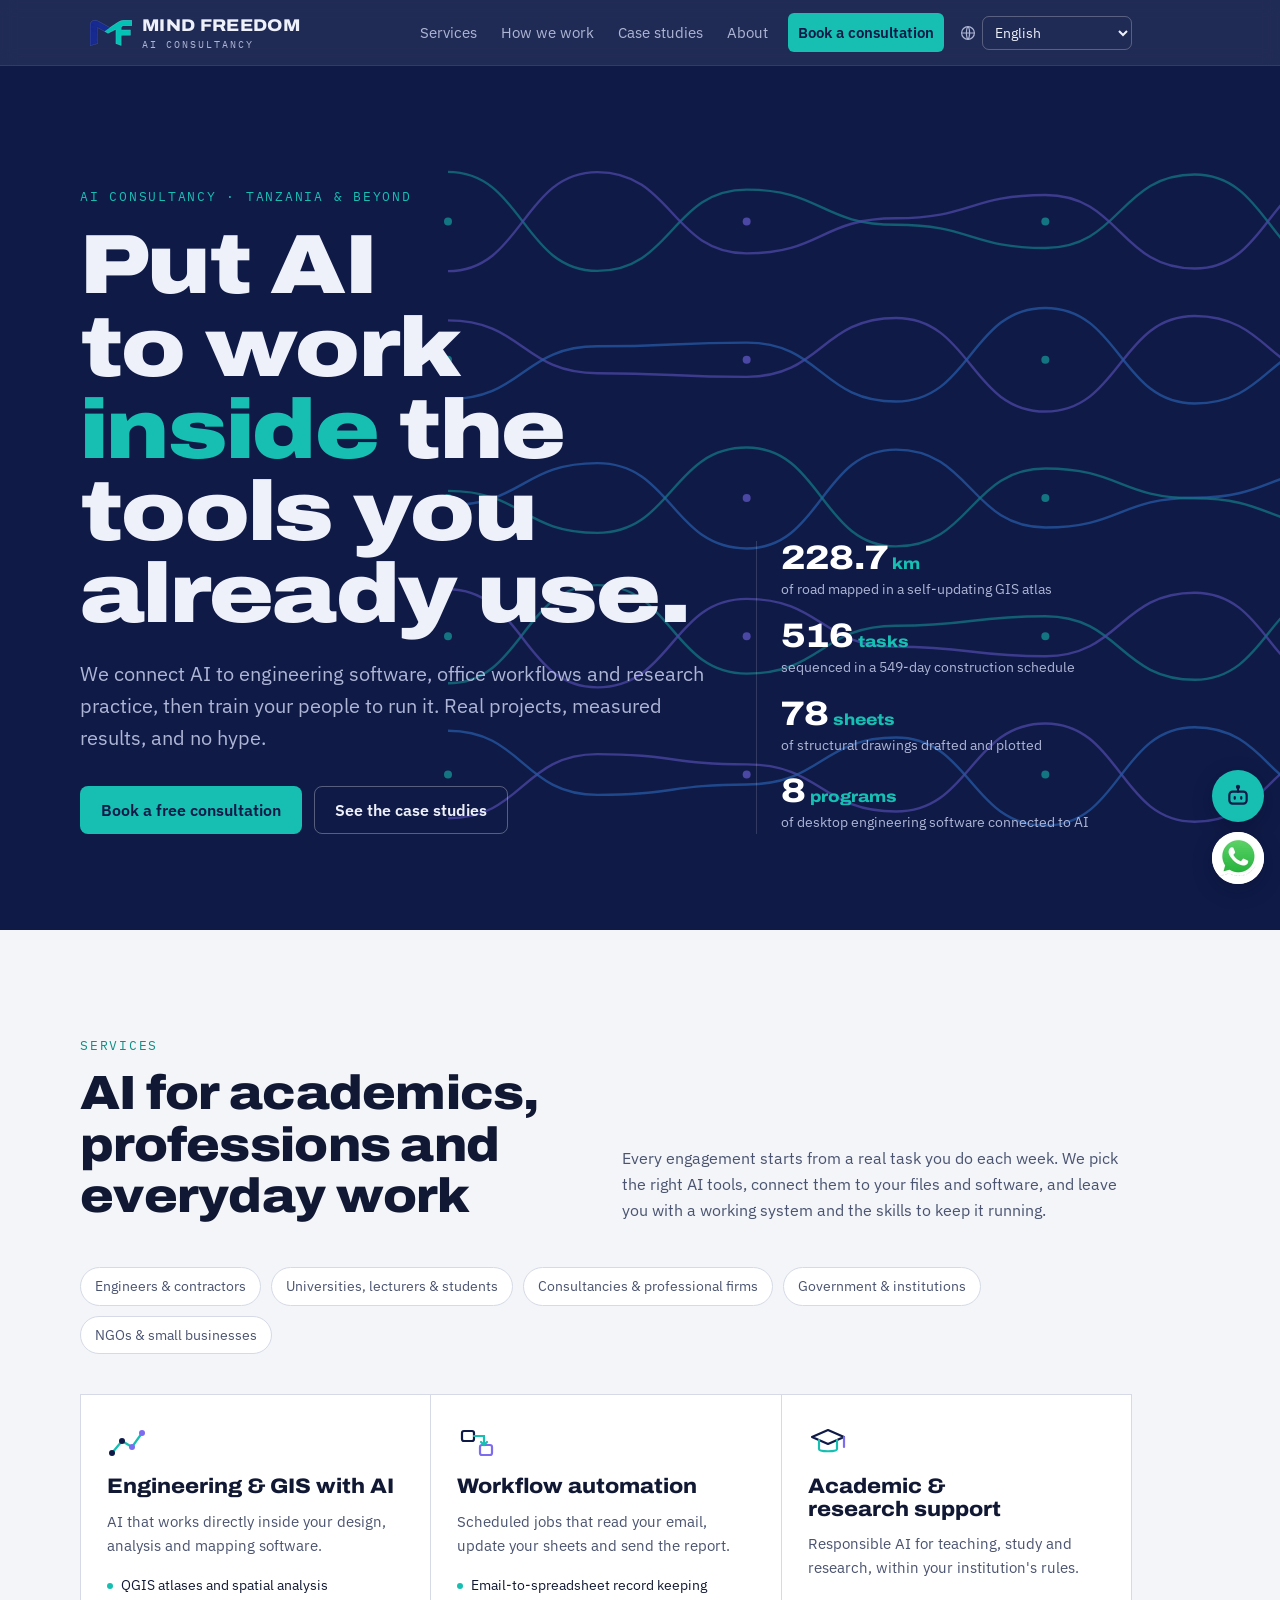
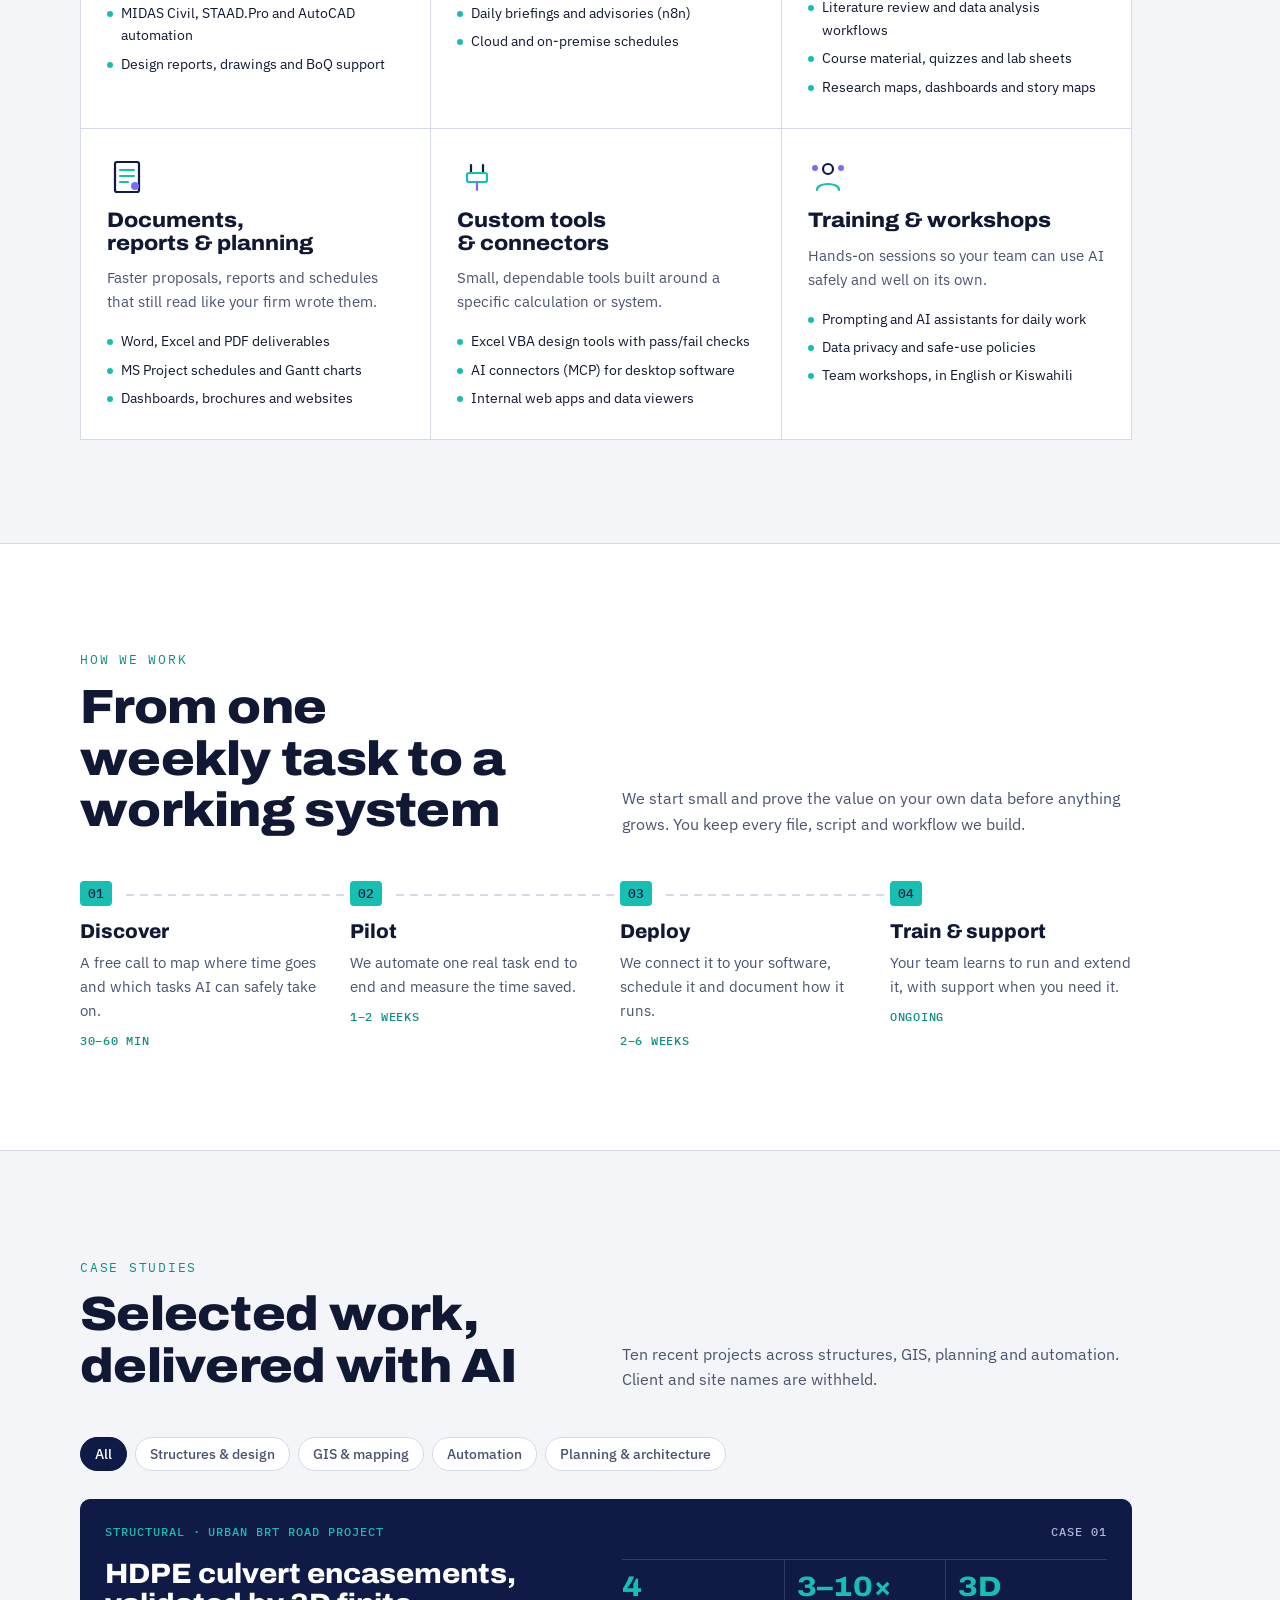
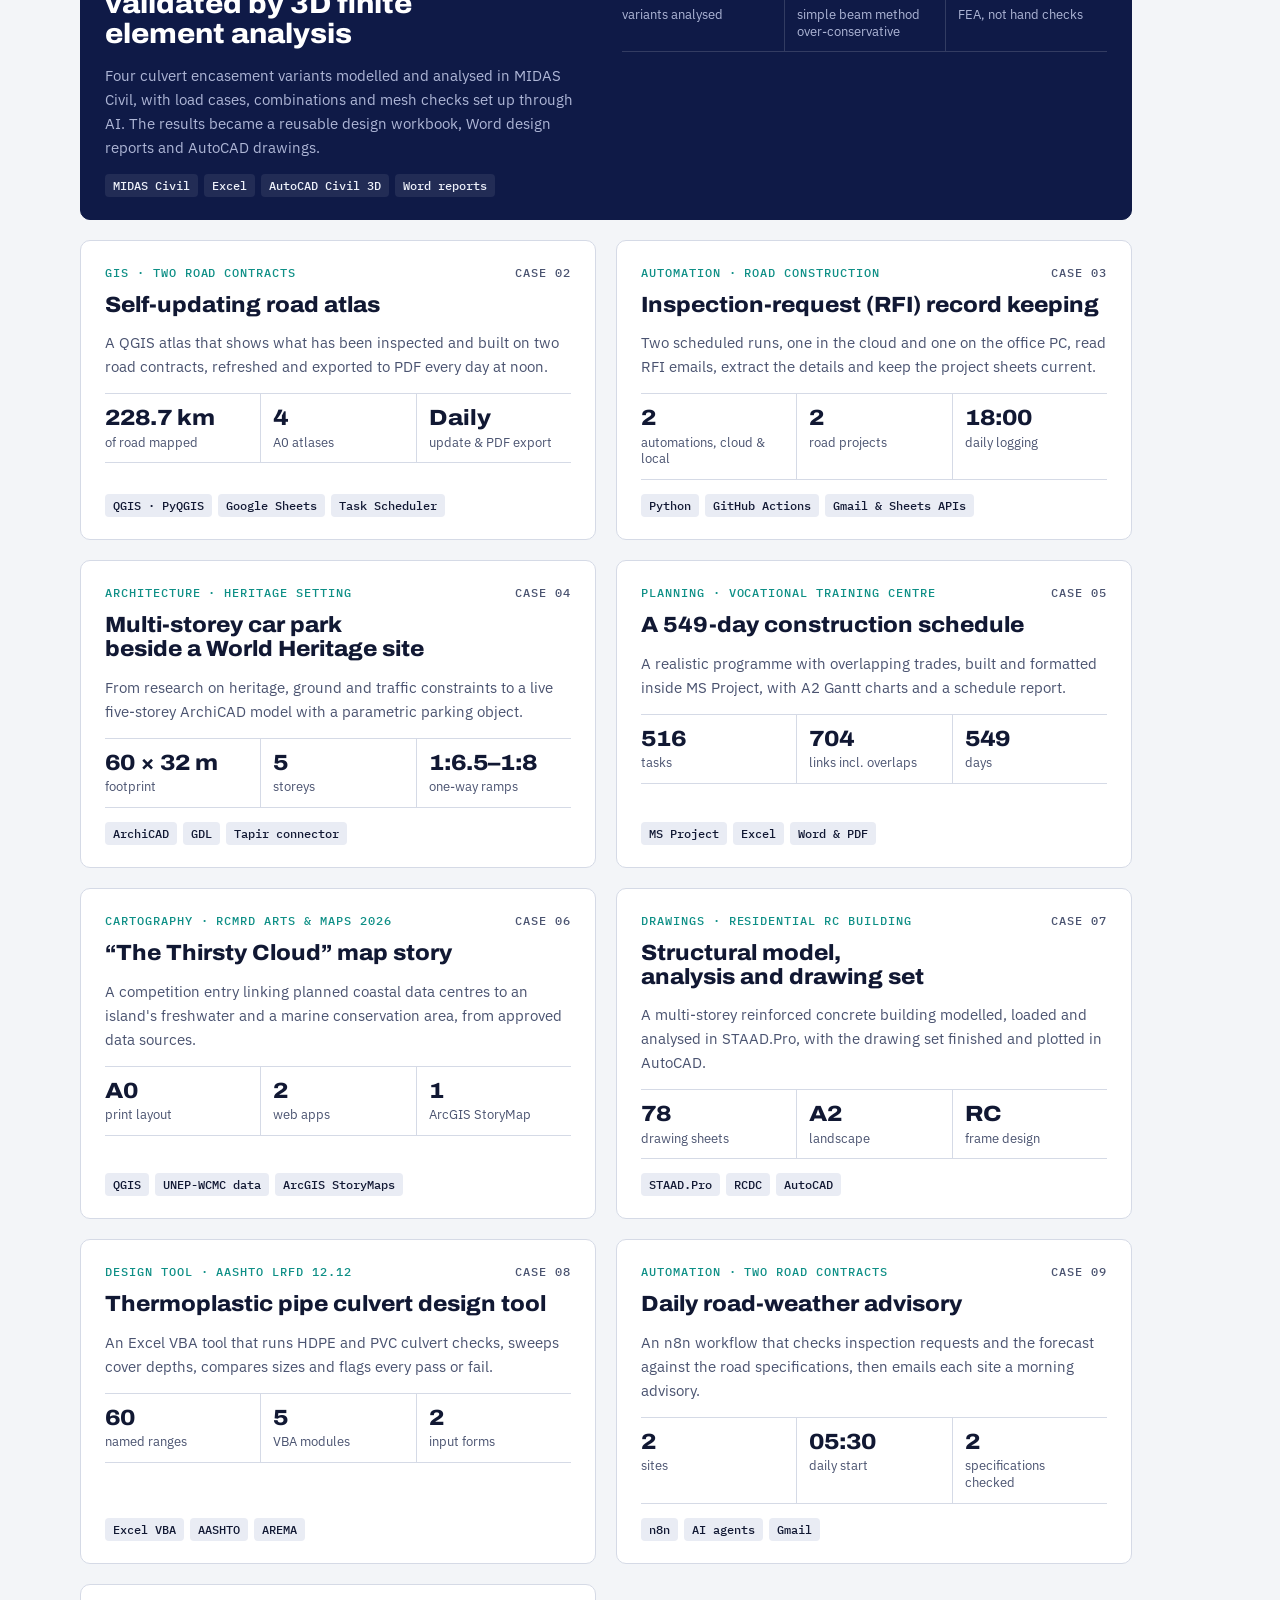
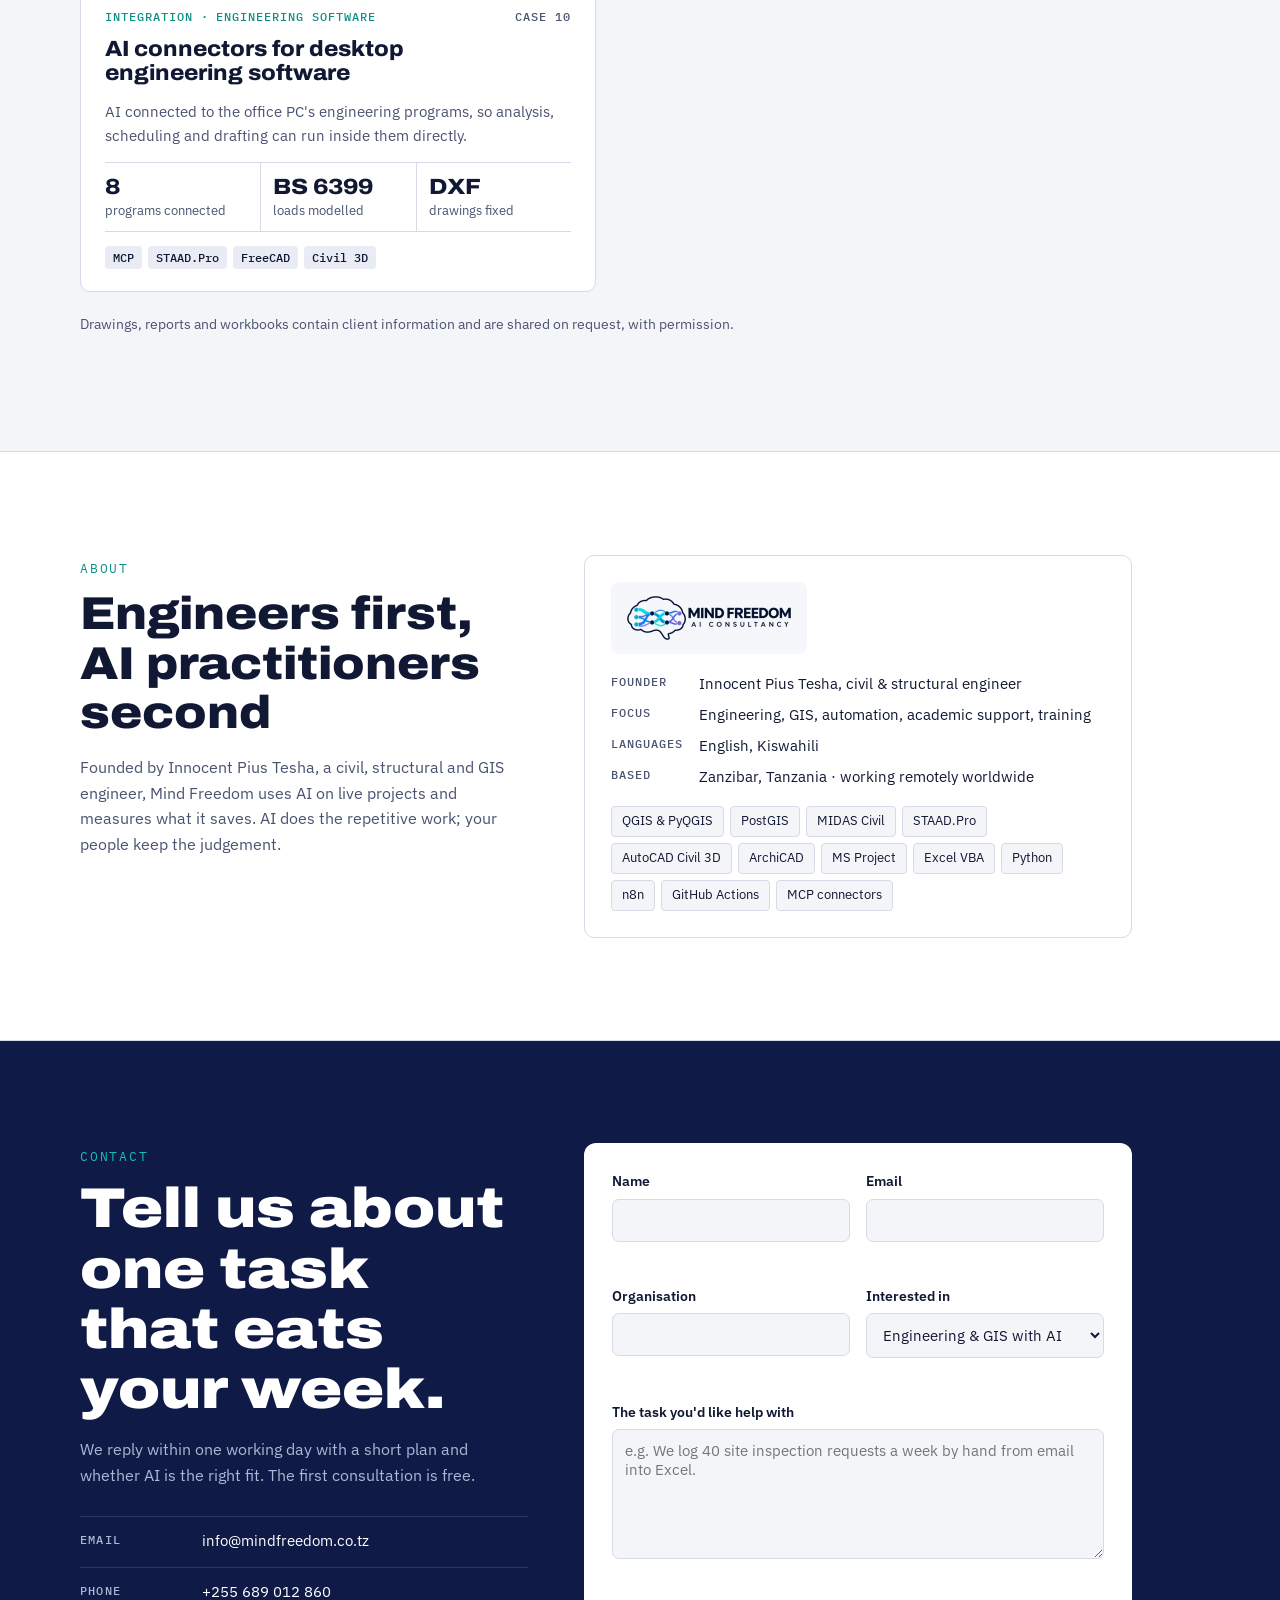
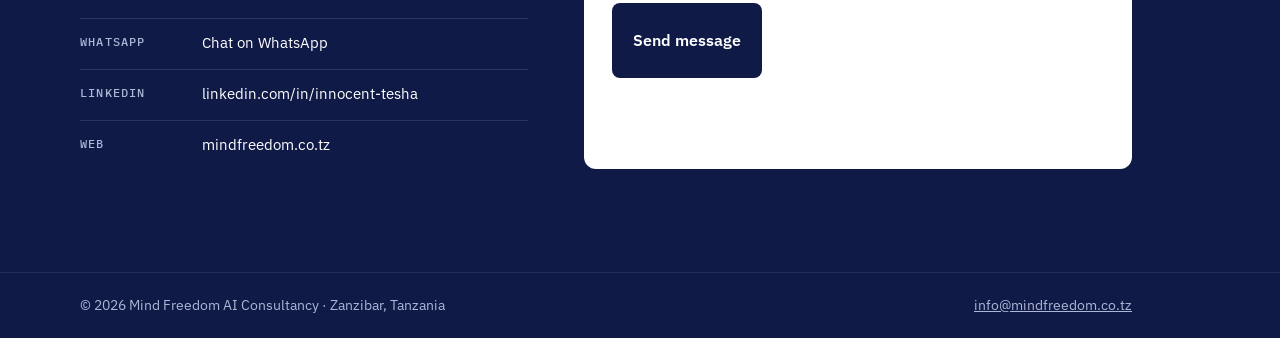
<file: index.html>
<!doctype html>
<html lang="en">
<head>
<meta charset="utf-8">
<meta name="viewport" content="width=device-width, initial-scale=1, viewport-fit=cover">
<title data-i18n="meta_title">Mind Freedom AI Consultancy | AI for engineering, research and everyday work</title>
<meta name="description" content="Mind Freedom AI Consultancy puts AI to work inside engineering software, office workflows and research practice, then trains your team to run it. Based in Zanzibar, Tanzania.">
<link rel="canonical" href="https://mindfreedom.co.tz/">
<link rel="alternate" hreflang="en" href="https://mindfreedom.co.tz/">
<link rel="alternate" hreflang="sw" href="https://mindfreedom.co.tz/?lang=sw">
<link rel="alternate" hreflang="es" href="https://mindfreedom.co.tz/?lang=es">
<link rel="alternate" hreflang="de" href="https://mindfreedom.co.tz/?lang=de">
<link rel="alternate" hreflang="tr" href="https://mindfreedom.co.tz/?lang=tr">
<link rel="alternate" hreflang="zh" href="https://mindfreedom.co.tz/?lang=zh">
<link rel="alternate" hreflang="fil" href="https://mindfreedom.co.tz/?lang=fil">
<link rel="alternate" hreflang="ja" href="https://mindfreedom.co.tz/?lang=ja">
<link rel="alternate" hreflang="ar" href="https://mindfreedom.co.tz/?lang=ar">
<link rel="alternate" hreflang="ru" href="https://mindfreedom.co.tz/?lang=ru">
<link rel="alternate" hreflang="uz" href="https://mindfreedom.co.tz/?lang=uz">
<link rel="alternate" hreflang="ky" href="https://mindfreedom.co.tz/?lang=ky">
<link rel="alternate" hreflang="fr" href="https://mindfreedom.co.tz/?lang=fr">
<link rel="alternate" hreflang="pt" href="https://mindfreedom.co.tz/?lang=pt">
<link rel="alternate" hreflang="hi" href="https://mindfreedom.co.tz/?lang=hi">
<link rel="alternate" hreflang="it" href="https://mindfreedom.co.tz/?lang=it">
<link rel="alternate" hreflang="ko" href="https://mindfreedom.co.tz/?lang=ko">
<link rel="alternate" hreflang="id" href="https://mindfreedom.co.tz/?lang=id">
<link rel="alternate" hreflang="nl" href="https://mindfreedom.co.tz/?lang=nl">
<link rel="alternate" hreflang="vi" href="https://mindfreedom.co.tz/?lang=vi">
<link rel="alternate" hreflang="pl" href="https://mindfreedom.co.tz/?lang=pl">
<link rel="alternate" hreflang="th" href="https://mindfreedom.co.tz/?lang=th">
<link rel="alternate" hreflang="x-default" href="https://mindfreedom.co.tz/">
<meta property="og:type" content="website">
<meta property="og:title" content="Mind Freedom AI Consultancy">
<meta property="og:description" content="AI for engineering, GIS, automation, academic support and training.">
<meta property="og:url" content="https://mindfreedom.co.tz/">
<meta property="og:image" content="https://mindfreedom.co.tz/assets/mf_logo_brain.png">
<meta name="theme-color" content="#0F1A47">
<!-- Meta Pixel (dataset 1563999748603685) -->
  <script>
  !function(f,b,e,v,n,t,s){if(f.fbq)return;n=f.fbq=function(){n.callMethod?
  n.callMethod.apply(n,arguments):n.queue.push(arguments)};if(!f._fbq)f._fbq=n;
  n.push=n;n.loaded=!0;n.version='2.0';n.queue=[];t=b.createElement(e);t.async=!0;
  t.src=v;s=b.getElementsByTagName(e)[0];s.parentNode.insertBefore(t,s)}(window,
  document,'script','https://connect.facebook.net/en_US/fbevents.js');
  fbq('init','1563999748603685');
  fbq('track','PageView');
  document.addEventListener('click',function(ev){
    var a=ev.target.closest&&ev.target.closest('a[href^="mailto:"],a[href*="wa.me/"]');
    if(a)fbq('track','Contact');
  });
  </script>
  <noscript><img height="1" width="1" style="display:none" alt=""
  src="https://www.facebook.com/tr?id=1563999748603685&ev=PageView&noscript=1"/></noscript>

<script>
/* Pick the language before the page paints: ?lang=xx in the address first (ads link to it),
   then the visitor's saved choice, then the phone/browser language. Non-English pages stay
   hidden (max 2.5 s) until their text has loaded, so visitors never see English flash first. */
(function(){
  var C=["en", "sw", "es", "de", "tr", "zh", "fil", "ja", "ar", "ru", "uz", "ky", "fr", "pt", "hi", "it", "ko", "id", "nl", "vi", "pl", "th"],A={"tl": "fil", "kk": "ru", "tg": "ru", "tk": "ru", "az": "tr", "ms": "id"};
  function ok(x){x=String(x||'').toLowerCase().split(/[-_]/)[0];x=A[x]||x;return C.indexOf(x)>-1?x:''}
  var c='';
  try{c=ok(new URLSearchParams(location.search).get('lang'))}catch(e){}
  if(!c){try{c=ok(localStorage.getItem('mf-lang'))}catch(e){}}
  if(!c){var n=navigator.languages||[navigator.language];for(var i=0;i<n.length&&!c;i++)c=ok(n[i])}
  c=c||'en';window.MF_LANG=c;
  /* an address with ?lang=xx is its own page for search engines */
  try{if(new URLSearchParams(location.search).get('lang')&&c!=='en'){var k=document.querySelector('link[rel=canonical]');if(k)k.href='https://mindfreedom.co.tz/?lang='+c}}catch(e){}
  if(c!=='en'){
    var d=document.documentElement;d.className+=' mf-wait';
    window.MF_PRE=fetch('content/i18n/'+c+'.json').then(function(r){if(!r.ok)throw 0;return r.json()});
    setTimeout(function(){d.classList.remove('mf-wait')},2500);
  }
})();
</script>
<style>.mf-wait body{visibility:hidden}</style>
<link rel="icon" type="image/png" sizes="32x32" href="assets/favicon-32.png">
<link rel="icon" type="image/png" sizes="64x64" href="assets/favicon.png">
<link rel="apple-touch-icon" href="assets/apple-touch-icon.png">
<script type="application/ld+json">{"@context":"https://schema.org","@type":"ProfessionalService","name":"Mind Freedom AI Consultancy","url":"https://mindfreedom.co.tz","email":"info@mindfreedom.co.tz","telephone":"+255689012860","logo":"https://mindfreedom.co.tz/assets/mf_logo_brain.png","address":{"@type":"PostalAddress","addressLocality":"Zanzibar","addressCountry":"TZ"},"founder":{"@type":"Person","name":"Innocent Pius Tesha"}}</script>

<link rel="preconnect" href="https://fonts.googleapis.com">
<link rel="preconnect" href="https://fonts.gstatic.com" crossorigin>
<!-- fonts load without holding up the page; text shows at once in a system font, then switches -->
<link rel="preload" as="style" href="https://fonts.googleapis.com/css2?family=Archivo:wdth,wght@100..125,500..900&family=IBM+Plex+Mono:wght@400;500&family=IBM+Plex+Sans:wght@400;500;600&display=swap" onload="this.onload=null;this.rel='stylesheet'">
<noscript><link rel="stylesheet" href="https://fonts.googleapis.com/css2?family=Archivo:wdth,wght@100..125,500..900&family=IBM+Plex+Mono:wght@400;500&family=IBM+Plex+Sans:wght@400;500;600&display=swap"></noscript>
<style>
/* Layout: navy "signal" hero band with a live node-network, then a light working page in a 12-col rhythm; case files read like engineering sheets. */
:root{
  --ink:#0F1A47;        /* logo navy */
  --teal:#17BFB3;       /* logo teal */
  --violet:#7C6CF0;     /* logo violet */
  --bg:#F3F5F8;
  --surface:#FFFFFF;
  --fg:#111833;
  --muted:#4A5370;
  --line:#D5DAE6;
  --chip:#E9ECF4;
  --accent:#0E8F86;     /* teal deep enough for text on light */
  --band:#0F1A47;       /* hero / footer band, same in both themes */
  --band-fg:#EEF1FA;
  --band-muted:#AEB6D6;
  --display:'Archivo',"Arial Narrow",system-ui,sans-serif;
  --body:'IBM Plex Sans',system-ui,-apple-system,"Segoe UI",sans-serif;
  --mono:'IBM Plex Mono',ui-monospace,Consolas,monospace;
  --maxw:1160px;
}
@media (prefers-color-scheme:dark){:root:not([data-theme="light"]){
  --bg:#0A1030;--surface:#121A42;--fg:#E8ECF8;--muted:#A3ABCB;--line:#26305E;--chip:#1B2452;--accent:#3FD6CA;--band:#060B24;color-scheme:dark}}
:root[data-theme="dark"]{--bg:#0A1030;--surface:#121A42;--fg:#E8ECF8;--muted:#A3ABCB;--line:#26305E;--chip:#1B2452;--accent:#3FD6CA;--band:#060B24;color-scheme:dark}

*{box-sizing:border-box}
html{scroll-behavior:smooth}
@media (prefers-reduced-motion:reduce){html{scroll-behavior:auto}}
body{margin:0;background:var(--bg);color:var(--fg);font:16px/1.6 var(--body);-webkit-font-smoothing:antialiased}
a{color:var(--accent)}
a:focus-visible,button:focus-visible,input:focus-visible,select:focus-visible,textarea:focus-visible{outline:3px solid var(--teal);outline-offset:2px}
h1,h2,h3{font-family:var(--display);text-wrap:balance;margin:0;line-height:1.08}
.wrap{max-width:var(--maxw);margin:0 auto;padding-left:max(20px,env(safe-area-inset-left,0px));padding-right:max(20px,env(safe-area-inset-right,0px))}
.eyebrow{font-family:var(--mono);font-size:12.5px;letter-spacing:.14em;text-transform:uppercase;color:var(--accent)}

/* header */
body::before{content:"";position:fixed;inset:0 0 auto;height:env(safe-area-inset-top,0px);z-index:10;background:var(--band)}
header.top{position:sticky;top:env(safe-area-inset-top,0px);z-index:9;background:color-mix(in srgb,var(--band) 92%,transparent);backdrop-filter:blur(8px);border-bottom:1px solid rgba(255,255,255,.08)}
.top .wrap{display:flex;align-items:center;justify-content:space-between;gap:16px;padding-block:12px}
.brand{display:flex;align-items:center;gap:10px;text-decoration:none;color:var(--band-fg)}
.brand img{height:26px;width:auto}
.brand b{font-family:var(--display);font-weight:800;font-stretch:112%;letter-spacing:.02em;font-size:17px}
.brand small{display:block;font-family:var(--mono);font-size:10px;letter-spacing:.2em;color:var(--band-muted);margin-top:-2px}
nav.menu{display:flex;gap:4px;align-items:center;flex-wrap:wrap}
nav.menu a{color:var(--band-muted);text-decoration:none;font-size:14.5px;padding:8px 10px;border-radius:6px}
nav.menu a:hover{color:#fff;background:rgba(255,255,255,.06)}
nav.menu a.cta{color:var(--ink);background:var(--teal);font-weight:600;margin-inline-start:6px}
nav.menu a.cta:hover{background:#3FD6CA;color:var(--ink)}
.burger{display:none;background:none;border:1px solid rgba(255,255,255,.25);color:var(--band-fg);border-radius:6px;padding:7px 10px;font:500 14px var(--body);cursor:pointer}
@media (max-width:820px){
  .burger{display:block}
  nav.menu{display:none;position:absolute;left:0;right:0;top:100%;background:var(--band);flex-direction:column;align-items:stretch;padding:8px max(20px,env(safe-area-inset-right,0px)) 16px max(20px,env(safe-area-inset-left,0px));border-bottom:1px solid rgba(255,255,255,.1)}
  nav.menu.open{display:flex}
  nav.menu a.cta{margin:6px 0 0;text-align:center}
}

/* hero */
.hero{background:var(--band);color:var(--band-fg);position:relative;overflow:hidden}
.hero canvas{position:absolute;inset:0;width:100%;height:100%;opacity:.55}
.hero .wrap{position:relative;padding-block:clamp(64px,10vw,120px) clamp(56px,8vw,96px);display:grid;grid-template-columns:minmax(0,1.25fr) minmax(0,.75fr);gap:48px;align-items:end}
.hero h1{font-weight:900;font-stretch:118%;font-size:clamp(40px,6.6vw,84px);letter-spacing:-.02em;line-height:.98}
.hero h1 em{font-style:normal;color:var(--teal)}
/* longer translations: smaller headline so the buttons stay in the first screen, and never split a word */
.hero h1{overflow-wrap:normal;word-break:normal}
.hero h1.long{font-size:clamp(32px,4.2vw,56px);font-stretch:100%}
.hero p.lead{font-size:clamp(17px,1.6vw,20px);color:var(--band-muted);max-width:56ch;margin:22px 0 0}
.hero .eyebrow{color:var(--teal);display:block;margin-bottom:18px}
.actions{display:flex;flex-wrap:wrap;gap:12px;margin-top:32px}
.btn{display:inline-flex;align-items:center;gap:8px;padding:13px 20px;border-radius:8px;font:600 15.5px var(--body);text-decoration:none;border:1.5px solid transparent;cursor:pointer}
.btn.primary{background:var(--teal);color:var(--ink)}
.btn.primary:hover{background:#3FD6CA}
.btn.ghost{color:var(--band-fg);border-color:rgba(255,255,255,.3)}
.btn.ghost:hover{border-color:var(--teal);color:#fff}
.hero aside{border-inline-start:1px solid rgba(255,255,255,.14);padding-inline-start:24px;display:flex;flex-direction:column;gap:18px}
.hero aside .k{font-family:var(--display);font-weight:800;font-stretch:115%;font-size:34px;color:#fff;line-height:1}
.hero aside .k span{font-size:16px;color:var(--teal);margin-inline-start:4px}
.hero aside .l{font-size:13.5px;color:var(--band-muted);margin-top:4px}
@media (max-width:860px){.hero .wrap{grid-template-columns:1fr}.hero aside{border-inline-start:0;padding-inline-start:0;border-top:1px solid rgba(255,255,255,.14);padding-top:22px;display:grid;grid-template-columns:repeat(2,minmax(0,1fr))}}

/* sections */
section.block{padding-block:clamp(64px,8vw,104px)}
.sec-head{display:grid;grid-template-columns:minmax(0,1fr) minmax(0,1fr);gap:32px;align-items:end;margin-bottom:44px}
.sec-head h2{font-weight:850;font-stretch:110%;font-size:clamp(30px,4vw,48px);letter-spacing:-.015em;margin-top:10px}
.sec-head p{margin:0;color:var(--muted);max-width:58ch}
@media (max-width:760px){.sec-head{grid-template-columns:1fr;gap:14px}}

/* audiences */
.aud{display:flex;flex-wrap:wrap;gap:10px;margin:0 0 40px;padding:0;list-style:none}
.aud li{font-size:14px;padding:7px 14px;border:1px solid var(--line);border-radius:999px;background:var(--surface);color:var(--muted)}
.aud li b{color:var(--fg);font-weight:600}

/* services */
.svc{display:grid;grid-template-columns:repeat(3,minmax(0,1fr));gap:1px;background:var(--line);border:1px solid var(--line)}
.svc article{background:var(--surface);padding:28px 26px 30px;display:flex;flex-direction:column;gap:12px}
.svc .ic{width:40px;height:40px}
.svc h3{font-size:21px;font-weight:800;font-stretch:108%}
.svc p{margin:0;color:var(--muted);font-size:15px}
.svc ul{margin:4px 0 0;padding:0;list-style:none;display:flex;flex-direction:column;gap:6px;font-size:14px}
.svc li{display:flex;gap:8px}
.svc li::before{content:"";flex:0 0 6px;height:6px;margin-top:9px;border-radius:50%;background:var(--teal)}
@media (max-width:960px){.svc{grid-template-columns:repeat(2,minmax(0,1fr))}}
@media (max-width:620px){.svc{grid-template-columns:1fr}}

/* process */
.proc{background:var(--surface);border-block:1px solid var(--line)}
.steps{display:grid;grid-template-columns:repeat(4,minmax(0,1fr));gap:28px;counter-reset:s;position:relative}
.steps li{list-style:none;position:relative;padding-top:40px}
.steps li::before{counter-increment:s;content:"0" counter(s);position:absolute;top:0;inset-inline-start:0;font:500 13px var(--mono);color:var(--ink);background:var(--teal);padding:4px 8px;border-radius:4px}
.steps li::after{content:"";position:absolute;top:13px;inset-inline-start:46px;inset-inline-end:-28px;height:2px;background:repeating-linear-gradient(90deg,var(--line) 0 8px,transparent 8px 14px)}
.steps li:last-child::after{display:none}
.steps h3{font-size:20px;font-weight:800;margin-bottom:8px}
.steps p{margin:0;color:var(--muted);font-size:15px}
.steps .t{display:block;text-transform:uppercase;font:500 12px var(--mono);color:var(--accent);margin-top:10px;letter-spacing:.06em}
.steps{padding:0;margin:0}
@media (max-width:860px){.steps{grid-template-columns:repeat(2,minmax(0,1fr))}.steps li::after{display:none}}
@media (max-width:520px){.steps{grid-template-columns:1fr}}

/* work */
.filters{display:flex;flex-wrap:wrap;gap:8px;margin-bottom:28px}
.filters button{font:500 13.5px var(--body);padding:7px 14px;border-radius:999px;border:1px solid var(--line);background:var(--surface);color:var(--muted);cursor:pointer}
.filters button[aria-pressed="true"]{background:var(--ink);border-color:var(--ink);color:#fff}
:root[data-theme="dark"] .filters button[aria-pressed="true"]{background:var(--teal);color:var(--ink);border-color:var(--teal)}
@media (prefers-color-scheme:dark){:root:not([data-theme="light"]) .filters button[aria-pressed="true"]{background:var(--teal);color:var(--ink);border-color:var(--teal)}}
.cases{display:grid;grid-template-columns:repeat(2,minmax(0,1fr));gap:20px}
.case{background:var(--surface);border:1px solid var(--line);border-radius:10px;padding:24px 24px 22px;display:flex;flex-direction:column;gap:14px;min-width:0}
.case .meta{display:flex;justify-content:space-between;gap:10px;font:500 12px var(--mono);letter-spacing:.08em;text-transform:uppercase;color:var(--muted)}
.case .meta .cat{color:var(--accent)}
.case h3{font-size:22px;font-weight:800;font-stretch:106%}
.case p{margin:0;color:var(--muted);font-size:15px}
.figs{display:grid;grid-template-columns:repeat(3,minmax(0,1fr));border-top:1px solid var(--line);border-bottom:1px solid var(--line)}
.figs div{padding:12px 10px 12px 0;min-width:0}
.figs div+div{padding-inline-start:12px;border-inline-start:1px solid var(--line)}
.figs b{display:block;font-family:var(--display);font-weight:800;font-stretch:112%;font-size:22px;color:var(--fg);line-height:1.1;font-variant-numeric:tabular-nums}
.figs span{font-size:12.5px;color:var(--muted);line-height:1.35;display:block;margin-top:3px}
.tools{display:flex;flex-wrap:wrap;gap:6px;margin-top:auto}
.tools span{font:500 12px var(--mono);padding:4px 8px;background:var(--chip);border-radius:4px;color:var(--fg)}
.case.feature{grid-column:1/-1;display:grid;grid-template-columns:minmax(0,1fr) minmax(0,1fr);gap:20px 32px;background:var(--ink);border-color:var(--ink);color:var(--band-fg)}
.case.feature h3{color:#fff;font-size:28px}
.case.feature p{color:var(--band-muted)}
.case.feature .meta{grid-column:1/-1;color:var(--band-muted)}
.case.feature .meta .cat{color:var(--teal)}
.case.feature .figs{border-color:rgba(255,255,255,.15);align-self:start}
.case.feature .figs div+div{border-color:rgba(255,255,255,.15)}
.case.feature .figs b{color:var(--teal);font-size:28px}
.case.feature .figs span{color:var(--band-muted)}
.case.feature .tools span{background:rgba(255,255,255,.08);color:var(--band-fg)}
.case.feature .left{display:flex;flex-direction:column;gap:14px;min-width:0}
.case.feature .right{display:flex;flex-direction:column;gap:16px;min-width:0}
@media (max-width:820px){.cases{grid-template-columns:1fr}.case.feature{grid-template-columns:1fr}}
.note{font-size:13.5px;color:var(--muted);margin-top:22px}

/* about */
.about{display:grid;grid-template-columns:minmax(0,.9fr) minmax(0,1.1fr);gap:56px;align-items:start}
.about h2{font-weight:850;font-stretch:110%;font-size:clamp(30px,4vw,46px);margin-top:10px}
.about p{color:var(--muted);margin:16px 0 0;max-width:62ch}
.card-id{background:var(--surface);border:1px solid var(--line);border-radius:10px;padding:26px;display:flex;flex-direction:column;gap:18px}
.card-id .logo{background:#F6F7FA;border-radius:8px;padding:14px 16px;align-self:flex-start}
.card-id .logo img{height:44px;width:auto;display:block}
.card-id dl{margin:0;display:grid;grid-template-columns:auto minmax(0,1fr);gap:8px 16px;font-size:14.5px}
.card-id dt{font:500 12px var(--mono);letter-spacing:.08em;text-transform:uppercase;color:var(--muted);padding-top:2px}
.card-id dd{margin:0}
.kit{display:flex;flex-wrap:wrap;gap:6px}
.kit span{font-size:13px;border:1px solid var(--line);padding:4px 10px;border-radius:4px;background:var(--bg)}
@media (max-width:860px){.about{grid-template-columns:1fr;gap:32px}}

/* contact */
.contact{background:var(--band);color:var(--band-fg)}
.contact .grid{display:grid;grid-template-columns:minmax(0,.9fr) minmax(0,1.1fr);gap:56px}
.contact h2{font-weight:900;font-stretch:115%;font-size:clamp(32px,4.6vw,56px);color:#fff;margin-top:10px}
.contact .eyebrow{color:var(--teal)}
.contact p{color:var(--band-muted);max-width:52ch}
.lines{display:flex;flex-direction:column;gap:2px;margin-top:28px}
.lines div{display:grid;grid-template-columns:110px minmax(0,1fr);gap:12px;padding:12px 0;border-top:1px solid rgba(255,255,255,.12);font-size:15px}
.lines span{font:500 12px var(--mono);letter-spacing:.1em;text-transform:uppercase;color:var(--band-muted);padding-top:3px}
.lines a{color:#fff;text-decoration:none;word-break:break-word}
.lines a:hover{color:var(--teal)}
form{background:var(--surface);color:var(--fg);border-radius:12px;padding:28px;display:grid;grid-template-columns:repeat(2,minmax(0,1fr));gap:16px}
form .full{grid-column:1/-1}
label{display:flex;flex-direction:column;gap:6px;font-size:13.5px;font-weight:600}
input,select,textarea{font:400 15px var(--body);padding:11px 12px;border-radius:7px;border:1px solid var(--line);background:var(--bg);color:var(--fg);width:100%}
textarea{min-height:130px;resize:vertical}
.hp{position:absolute;inset-inline-start:-9999px}
form .btn{justify-self:start;background:var(--ink);color:#fff}
:root[data-theme="dark"] form .btn{background:var(--teal);color:var(--ink)}
@media (prefers-color-scheme:dark){:root:not([data-theme="light"]) form .btn{background:var(--teal);color:var(--ink)}}
.status{font-size:14px;margin:0;min-height:1.4em}
.status.ok{color:var(--accent)}
.status.err{color:#C2410C}
@media (max-width:860px){.contact .grid{grid-template-columns:1fr;gap:36px}form{grid-template-columns:1fr}}

footer{background:var(--band);color:var(--band-muted);border-top:1px solid rgba(255,255,255,.08);font-size:13.5px}
footer .wrap{display:flex;flex-wrap:wrap;justify-content:space-between;gap:12px;padding-block:22px}
footer a{color:var(--band-muted)}

/* ---- languages ---- */
html:not([lang="en"]) [data-only="en"]{display:none}
html[lang="en"] [data-not="en"]{display:none}
.lang{flex-direction:row;align-items:center;gap:6px;color:var(--band-muted);font-weight:400;order:3}
.lang select{width:auto;max-width:150px;font-size:14px;padding:6px 8px;background:transparent;color:var(--band-fg);border:1px solid rgba(255,255,255,.25)}
.lang select option{color:#111833;background:#fff}
.top nav.menu{margin-inline-start:auto}
@media (max-width:820px){.lang{order:0;margin-inline-start:auto}.top nav.menu{margin-inline-start:0}}
[dir="rtl"] #net{transform:scaleX(-1)}

/* ---- headline in non-Latin scripts ---- */
#hero-h1{overflow-wrap:break-word}
#hero-h1:lang(zh),#hero-h1:lang(ja),#hero-h1:lang(ko){letter-spacing:0;line-height:1.15}
#hero-h1:lang(ar),#hero-h1:lang(hi),#hero-h1:lang(th),#hero-h1:lang(vi){letter-spacing:0;line-height:1.25}

/* ---- WhatsApp and assistant buttons ----
   Wide screens: round buttons in the page margin (a gutter is reserved so they never sit on text).
   Phones: a docked bar below the page, so no content is covered. */
.fabs{position:fixed;z-index:20;inset-inline-end:max(16px,env(safe-area-inset-right,0px));bottom:calc(16px + env(safe-area-inset-bottom,0px));display:flex;flex-direction:column;gap:10px}
.fab{width:52px;height:52px;border-radius:50%;display:grid;place-items:center;border:0;padding:0;cursor:pointer;text-decoration:none;box-shadow:0 6px 20px rgba(8,12,40,.28);font:600 14px var(--body)}
.fab span{display:none}
.fab-wa{background:#0B7A5E;color:#fff}
.fab-wa:hover{background:#096A52}
.fab-wa.has-img{background:#fff}
.fab-wa img{width:52px;height:52px;display:block}
.fab-bot{background:var(--teal);color:#0F1A47}
.fab-bot:hover{background:#3FD6CA}
@media (min-width:821px) and (max-width:1340px){.wrap{padding-inline-end:88px}}
@media (max-width:820px){
  body{padding-bottom:calc(60px + env(safe-area-inset-bottom,0px))}
  .fabs{inset-inline:0;bottom:0;flex-direction:row;gap:8px;padding:8px 12px calc(8px + env(safe-area-inset-bottom,0px));background:var(--band);border-top:1px solid rgba(255,255,255,.14)}
  .fab,.fab-wa.has-img{flex:1;min-width:0;width:auto;height:44px;border-radius:10px;display:flex;align-items:center;justify-content:center;gap:8px;box-shadow:none;padding:0 10px}
  .fab-wa.has-img{background:#0B7A5E}
  .fab-wa img{border-radius:50%;width:28px;height:28px}
  .fab span{display:block;white-space:nowrap;overflow:hidden;text-overflow:ellipsis}
  .fab svg,.fab-wa img{flex:none;width:22px;height:22px}
  .bot{bottom:calc(68px + env(safe-area-inset-bottom,0px));height:min(540px,calc(100dvh - 92px))}
}

/* ---- assistant ---- */
.bot{position:fixed;z-index:21;inset-inline-end:max(16px,env(safe-area-inset-right,0px));bottom:calc(16px + env(safe-area-inset-bottom,0px));width:min(380px,calc(100vw - 32px));height:min(540px,calc(100dvh - 40px));display:flex;flex-direction:column;background:var(--surface);color:var(--fg);border:1px solid var(--line);border-radius:14px;box-shadow:0 18px 50px rgba(8,12,40,.35);overflow:hidden}
.bot[hidden]{display:none}
.bot header{display:flex;align-items:center;gap:6px;background:var(--band);color:var(--band-fg);padding:10px 12px}
.bot header b{flex:1;font:700 15px var(--display)}
.bot header button{width:34px;height:34px;border-radius:8px;border:0;background:transparent;color:var(--band-fg);cursor:pointer;display:grid;place-items:center;font-size:20px;line-height:1}
.bot header button:hover{background:rgba(255,255,255,.12)}
.bot header button[aria-pressed="true"]{background:var(--teal);color:#0F1A47}
.bot-log{flex:1;overflow-y:auto;padding:14px;display:flex;flex-direction:column;gap:10px}
.msg{max-width:88%;padding:9px 12px;border-radius:12px;font-size:14.5px;line-height:1.5;white-space:pre-line;overflow-wrap:anywhere}
.msg.a{align-self:flex-start;background:var(--chip)}
.msg.u{align-self:flex-end;background:var(--ink);color:#fff}
.msg a{color:inherit}
.bot-chips{display:flex;flex-wrap:wrap;gap:6px;padding:0 14px 10px}
.bot-chips button{font:500 13px var(--body);padding:6px 10px;border-radius:999px;border:1px solid var(--line);background:transparent;color:var(--fg);cursor:pointer}
.bot-chips button:hover{border-color:var(--accent);color:var(--accent)}
.bot form{display:flex;gap:6px;padding:10px;border-top:1px solid var(--line);border-radius:0;background:var(--surface)}
.bot form input{flex:1;min-width:0}
.bot form button{flex:none;width:42px;border-radius:8px;border:1px solid var(--line);background:transparent;color:var(--fg);cursor:pointer;display:grid;place-items:center}
.bot form button[type="submit"]{background:var(--ink);color:#fff;border-color:var(--ink)}
.bot form button.on{background:#C2410C;color:#fff;border-color:#C2410C}
.bot form button[hidden],.bot header button[hidden]{display:none}
.brand{white-space:nowrap}
@media (max-width:480px){.top .wrap{gap:8px}.brand{gap:8px}.brand b{font-size:15px}.brand small{font-size:9px;letter-spacing:.14em}.lang svg{display:none}.lang select{max-width:92px;padding:6px 4px}}
[dir="rtl"] .bot form button[type="submit"] svg{transform:scaleX(-1)}
.msg.note{background:transparent;border:1px dashed var(--line);color:var(--muted);font-size:13px}

/* <picture> wrappers (WebP with PNG fallback) take no box of their own, so the img styles above keep working */
picture{display:contents}

/* assistant: waiting for the server's reply */
.msg.typing{opacity:.6;letter-spacing:.2em}

/* assistant: booking a call (free times from the calendar) */
.bot-chips button.hot{border-color:var(--accent);color:var(--accent);font-weight:600}
.msg.book .slots{display:flex;flex-wrap:wrap;gap:6px;margin-top:8px}
.msg.book button{font:500 13px var(--body);padding:7px 10px;border-radius:999px;border:1px solid var(--accent);background:var(--surface);color:var(--fg);cursor:pointer}
.msg.book button:hover:not(:disabled){background:var(--accent);color:#fff}
.msg.book button:disabled{opacity:.5;cursor:default}
.msg.book input{display:block;width:100%;box-sizing:border-box;margin-top:8px;padding:8px 10px;border:1px solid var(--line);border-radius:8px;font:inherit;background:var(--surface);color:var(--fg)}
.msg.book .go{margin-top:8px;background:var(--ink);color:#fff;border-color:var(--ink);border-radius:8px}
</style>


</head>
<body>
<header class="top">
  <div class="wrap">
    <a class="brand" href="#top" aria-label="Mind Freedom AI Consultancy, home">
      <picture><source srcset="assets/mf_mark.webp" type="image/webp"><img src="assets/mf_mark.png" alt="" width="42" height="26"></picture>
      <span><b>MIND FREEDOM</b><small>AI CONSULTANCY</small></span>
    </a>
    <label class="lang"><svg viewBox="0 0 20 20" width="16" height="16" fill="none" stroke="currentColor" stroke-width="1.5" aria-hidden="true"><circle cx="10" cy="10" r="8"/><path d="M2 10h16M10 2c2.6 2.4 2.6 13.6 0 16M10 2c-2.6 2.4-2.6 13.6 0 16"/></svg><select id="lang" aria-label="Language"></select></label>
    <button class="burger" id="burger" aria-expanded="false" aria-controls="menu" data-i18n="menu">Menu</button>
    <nav class="menu" id="menu" aria-label="Main">
      <a href="#services" data-i18n="nav_services">Services</a>
      <a href="#process" data-i18n="nav_process">How we work</a>
      <a href="#work" data-i18n="nav_work">Case studies</a>
      <a href="#about" data-i18n="nav_about">About</a>
      <a class="cta" href="#contact" data-i18n="nav_cta">Book a consultation</a>
    </nav>
  </div>
</header>

<main id="top">
  <section class="hero">
    <canvas id="net" aria-hidden="true"></canvas>
    <div class="wrap">
      <div>
        <span class="eyebrow" data-i18n="hero_eyebrow">AI consultancy · Tanzania &amp; beyond</span>
        <h1 id="hero-h1" data-i18n-html="hero_h1">Put AI to work <em>inside</em> the tools you already use.</h1>
        <p class="lead" data-i18n="hero_lead">We connect AI to engineering software, office workflows and research practice, then train your people to run it. Real projects, measured results, and no hype.</p>
        <div class="actions">
          <a class="btn primary" href="#contact" data-i18n="hero_cta1">Book a free consultation</a>
          <a class="btn ghost" href="#work" data-i18n="hero_cta2">See the case studies</a>
        </div>
      </div>
      <aside aria-label="Delivered so far">
        <div><div class="k">228.7<span>km</span></div><div class="l" data-i18n="st1_l">of road mapped in a self-updating GIS atlas</div></div>
        <div><div class="k">516<span data-i18n="st2_u">tasks</span></div><div class="l" data-i18n="st2_l">sequenced in a 549-day construction schedule</div></div>
        <div><div class="k">78<span data-i18n="st3_u">sheets</span></div><div class="l" data-i18n="st3_l">of structural drawings drafted and plotted</div></div>
        <div><div class="k">8<span data-i18n="st4_u">programs</span></div><div class="l" data-i18n="st4_l">of desktop engineering software connected to AI</div></div>
      </aside>
    </div>
  </section>

  <section class="block" id="services">
    <div class="wrap">
      <div class="sec-head">
        <div><span class="eyebrow" data-i18n="nav_services">Services</span><h2 data-i18n="svc_h2">AI for academics, professions and everyday work</h2></div>
        <p data-i18n="svc_p">Every engagement starts from a real task you do each week. We pick the right AI tools, connect them to your files and software, and leave you with a working system and the skills to keep it running.</p>
      </div>
      <ul class="aud" aria-label="Who we work with">
        <li data-i18n="aud1">Engineers &amp; contractors</li>
        <li data-i18n="aud2">Universities, lecturers &amp; students</li>
        <li data-i18n="aud3">Consultancies &amp; professional firms</li>
        <li data-i18n="aud4">Government &amp; institutions</li>
        <li data-i18n="aud5">NGOs &amp; small businesses</li>
      </ul>
      <div class="svc">
        <article>
          <svg class="ic" viewBox="0 0 40 40" fill="none" stroke-width="2.2" stroke-linecap="round" aria-hidden="true"><path d="M5 30 L15 18 L25 24 L35 10" stroke="var(--teal)"/><circle cx="5" cy="30" r="3" fill="var(--ink)" stroke="none"/><circle cx="15" cy="18" r="3" fill="var(--ink)" stroke="none"/><circle cx="25" cy="24" r="3" fill="var(--violet)" stroke="none"/><circle cx="35" cy="10" r="3" fill="var(--violet)" stroke="none"/></svg>
          <h3 data-i18n="s1_t">Engineering &amp; GIS with AI</h3>
          <p data-i18n="s1_d">AI that works directly inside your design, analysis and mapping software.</p>
          <ul><li data-i18n="b11">QGIS atlases and spatial analysis</li><li data-i18n="b12">MIDAS Civil, STAAD.Pro and AutoCAD automation</li><li data-i18n="b13">Design reports, drawings and BoQ support</li></ul>
        </article>
        <article>
          <svg class="ic" viewBox="0 0 40 40" fill="none" stroke-width="2.2" stroke-linecap="round" aria-hidden="true"><rect x="5" y="8" width="12" height="10" rx="2" stroke="var(--ink)"/><rect x="23" y="22" width="12" height="10" rx="2" stroke="var(--violet)"/><path d="M17 13 H27 V22" stroke="var(--teal)"/><path d="M24 19 l3 3 3-3" stroke="var(--teal)"/></svg>
          <h3 data-i18n="s2_t">Workflow automation</h3>
          <p data-i18n="s2_d">Scheduled jobs that read your email, update your sheets and send the report.</p>
          <ul><li data-i18n="b21">Email-to-spreadsheet record keeping</li><li data-i18n="b22">Daily briefings and advisories (n8n)</li><li data-i18n="b23">Cloud and on-premise schedules</li></ul>
        </article>
        <article>
          <svg class="ic" viewBox="0 0 40 40" fill="none" stroke-width="2.2" stroke-linecap="round" stroke-linejoin="round" aria-hidden="true"><path d="M4 14 L20 7 L36 14 L20 21 Z" stroke="var(--ink)"/><path d="M11 17 V26 C11 29 29 29 29 26 V17" stroke="var(--teal)"/><path d="M36 14 V24" stroke="var(--violet)"/></svg>
          <h3 data-i18n="s3_t">Academic &amp; research support</h3>
          <p data-i18n="s3_d">Responsible AI for teaching, study and research, within your institution's rules.</p>
          <ul><li data-i18n="b31">Literature review and data analysis workflows</li><li data-i18n="b32">Course material, quizzes and lab sheets</li><li data-i18n="b33">Research maps, dashboards and story maps</li></ul>
        </article>
        <article>
          <svg class="ic" viewBox="0 0 40 40" fill="none" stroke-width="2.2" stroke-linecap="round" aria-hidden="true"><rect x="8" y="5" width="24" height="30" rx="2" stroke="var(--ink)"/><path d="M13 13 H27 M13 19 H27 M13 25 H21" stroke="var(--teal)"/><circle cx="28" cy="29" r="4" fill="var(--violet)" stroke="none"/></svg>
          <h3 data-i18n="s4_t">Documents, reports &amp; planning</h3>
          <p data-i18n="s4_d">Faster proposals, reports and schedules that still read like your firm wrote them.</p>
          <ul><li data-i18n="b41">Word, Excel and PDF deliverables</li><li data-i18n="b42">MS Project schedules and Gantt charts</li><li data-i18n="b43">Dashboards, brochures and websites</li></ul>
        </article>
        <article>
          <svg class="ic" viewBox="0 0 40 40" fill="none" stroke-width="2.2" stroke-linecap="round" aria-hidden="true"><path d="M14 8 V16 M26 8 V16" stroke="var(--ink)"/><rect x="10" y="16" width="20" height="9" rx="2" stroke="var(--teal)"/><path d="M20 25 V33" stroke="var(--violet)"/></svg>
          <h3 data-i18n="s5_t">Custom tools &amp; connectors</h3>
          <p data-i18n="s5_d">Small, dependable tools built around a specific calculation or system.</p>
          <ul><li data-i18n="b51">Excel VBA design tools with pass/fail checks</li><li data-i18n="b52">AI connectors (MCP) for desktop software</li><li data-i18n="b53">Internal web apps and data viewers</li></ul>
        </article>
        <article>
          <svg class="ic" viewBox="0 0 40 40" fill="none" stroke-width="2.2" stroke-linecap="round" aria-hidden="true"><circle cx="20" cy="12" r="5" stroke="var(--ink)"/><path d="M9 33 C9 25 31 25 31 33" stroke="var(--teal)"/><circle cx="33" cy="11" r="3" fill="var(--violet)" stroke="none"/><circle cx="7" cy="11" r="3" fill="var(--violet)" stroke="none"/></svg>
          <h3 data-i18n="s6_t">Training &amp; workshops</h3>
          <p data-i18n="s6_d">Hands-on sessions so your team can use AI safely and well on its own.</p>
          <ul><li data-i18n="b61">Prompting and AI assistants for daily work</li><li data-i18n="b62">Data privacy and safe-use policies</li><li data-i18n="b63">Team workshops, in English or Kiswahili</li></ul>
        </article>
      </div>
    </div>
  </section>

  <section class="block proc" id="process">
    <div class="wrap">
      <div class="sec-head">
        <div><span class="eyebrow" data-i18n="nav_process">How we work</span><h2 data-i18n="proc_h2">From one weekly task to a working system</h2></div>
        <p data-i18n="proc_p">We start small and prove the value on your own data before anything grows. You keep every file, script and workflow we build.</p>
      </div>
      <ol class="steps">
        <li><h3 data-i18n="p1_t">Discover</h3><p data-i18n="p1_d">A free call to map where time goes and which tasks AI can safely take on.</p><span class="t" data-i18n="t1">30–60 min</span></li>
        <li><h3 data-i18n="p2_t">Pilot</h3><p data-i18n="p2_d">We automate one real task end to end and measure the time saved.</p><span class="t" data-i18n="t2">1–2 weeks</span></li>
        <li><h3 data-i18n="p3_t">Deploy</h3><p data-i18n="p3_d">We connect it to your software, schedule it and document how it runs.</p><span class="t" data-i18n="t3">2–6 weeks</span></li>
        <li><h3 data-i18n="p4_t">Train &amp; support</h3><p data-i18n="p4_d">Your team learns to run and extend it, with support when you need it.</p><span class="t" data-i18n="t4">Ongoing</span></li>
      </ol>
    </div>
  </section>

  <section class="block" id="work">
    <div class="wrap">
      <div class="sec-head">
        <div><span class="eyebrow" data-i18n="nav_work">Case studies</span><h2 data-i18n="work_h2">Selected work, delivered with AI</h2></div>
        <p><span data-i18n="work_p">Ten recent projects across structures, GIS, planning and automation. Client and site names are withheld.</span></p>
      </div>
      <div class="filters" role="group" aria-label="Filter case studies">
        <button type="button" data-f="all" aria-pressed="true" data-i18n="fl0">All</button>
        <button type="button" data-f="eng" aria-pressed="false" data-i18n="fl1">Structures &amp; design</button>
        <button type="button" data-f="gis" aria-pressed="false" data-i18n="fl2">GIS &amp; mapping</button>
        <button type="button" data-f="auto" aria-pressed="false" data-i18n="fl3">Automation</button>
        <button type="button" data-f="plan" aria-pressed="false" data-i18n="fl4">Planning &amp; architecture</button>
      </div>
      <div class="cases" id="cases">
        <article class="case feature" data-f="eng">
          <div class="meta"><span class="cat" data-i18n="c1c">Structural · Urban BRT road project</span><span><span data-i18n="case">Case</span> 01</span></div>
          <div class="left">
            <h3 data-i18n="c1t">HDPE culvert encasements, validated by 3D finite element analysis</h3>
            <p data-i18n="c1p">Four culvert encasement variants modelled and analysed in MIDAS Civil, with load cases, combinations and mesh checks set up through AI. The results became a reusable design workbook, Word design reports and AutoCAD drawings.</p>
            <div class="tools"><span>MIDAS Civil</span><span>Excel</span><span>AutoCAD Civil 3D</span><span>Word reports</span></div>
          </div>
          <div class="right">
            <div class="figs"><div><b>4</b><span data-i18n="f11">variants analysed</span></div><div><b>3–10×</b><span data-i18n="f12">simple beam method over-conservative</span></div><div><b>3D</b><span data-i18n="f13">FEA, not hand checks</span></div></div>
          </div>
        </article>
        <article class="case" data-f="gis">
          <div class="meta"><span class="cat" data-i18n="c2c">GIS · Two road contracts</span><span><span data-i18n="case">Case</span> 02</span></div>
          <h3 data-i18n="c2t">Self-updating road atlas</h3>
          <p data-i18n="c2p">A QGIS atlas that shows what has been inspected and built on two road contracts, refreshed and exported to PDF every day at noon.</p>
          <div class="figs"><div><b>228.7 km</b><span data-i18n="f21">of road mapped</span></div><div><b>4</b><span data-i18n="f22">A0 atlases</span></div><div><b data-i18n="f23v">Daily</b><span data-i18n="f23">update &amp; PDF export</span></div></div>
          <div class="tools"><span>QGIS · PyQGIS</span><span>Google Sheets</span><span>Task Scheduler</span></div>
        </article>
        <article class="case" data-f="auto">
          <div class="meta"><span class="cat" data-i18n="c3c">Automation · Road construction</span><span><span data-i18n="case">Case</span> 03</span></div>
          <h3 data-i18n="c3t">Inspection-request (RFI) record keeping</h3>
          <p data-i18n="c3p">Two scheduled runs, one in the cloud and one on the office PC, read RFI emails, extract the details and keep the project sheets current.</p>
          <div class="figs"><div><b>2</b><span data-i18n="f31">automations, cloud &amp; local</span></div><div><b>2</b><span data-i18n="f32">road projects</span></div><div><b>18:00</b><span data-i18n="f33">daily logging</span></div></div>
          <div class="tools"><span>Python</span><span>GitHub Actions</span><span>Gmail &amp; Sheets APIs</span></div>
        </article>
        <article class="case" data-f="plan">
          <div class="meta"><span class="cat" data-i18n="c4c">Architecture · Heritage setting</span><span><span data-i18n="case">Case</span> 04</span></div>
          <h3 data-i18n="c4t">Multi-storey car park beside a World Heritage site</h3>
          <p data-i18n="c4p">From research on heritage, ground and traffic constraints to a live five-storey ArchiCAD model with a parametric parking object.</p>
          <div class="figs"><div><b>60 × 32 m</b><span data-i18n="f41">footprint</span></div><div><b>5</b><span data-i18n="f42">storeys</span></div><div><b>1:6.5–1:8</b><span data-i18n="f43">one-way ramps</span></div></div>
          <div class="tools"><span>ArchiCAD</span><span>GDL</span><span>Tapir connector</span></div>
        </article>
        <article class="case" data-f="plan">
          <div class="meta"><span class="cat" data-i18n="c5c">Planning · Vocational Training Centre</span><span><span data-i18n="case">Case</span> 05</span></div>
          <h3 data-i18n="c5t">A 549-day construction schedule</h3>
          <p data-i18n="c5p">A realistic programme with overlapping trades, built and formatted inside MS Project, with A2 Gantt charts and a schedule report.</p>
          <div class="figs"><div><b>516</b><span data-i18n="f51">tasks</span></div><div><b>704</b><span data-i18n="f52">links incl. overlaps</span></div><div><b>549</b><span data-i18n="f53">days</span></div></div>
          <div class="tools"><span>MS Project</span><span>Excel</span><span>Word &amp; PDF</span></div>
        </article>
        <article class="case" data-f="gis">
          <div class="meta"><span class="cat" data-i18n="c6c">Cartography · RCMRD Arts &amp; Maps 2026</span><span><span data-i18n="case">Case</span> 06</span></div>
          <h3 data-i18n="c6t">“The Thirsty Cloud” map story</h3>
          <p data-i18n="c6p">A competition entry linking planned coastal data centres to an island's freshwater and a marine conservation area, from approved data sources.</p>
          <div class="figs"><div><b>A0</b><span data-i18n="f61">print layout</span></div><div><b>2</b><span data-i18n="f62">web apps</span></div><div><b>1</b><span>ArcGIS StoryMap</span></div></div>
          <div class="tools"><span>QGIS</span><span>UNEP-WCMC data</span><span>ArcGIS StoryMaps</span></div>
        </article>
        <article class="case" data-f="eng">
          <div class="meta"><span class="cat" data-i18n="c7c">Drawings · Residential RC building</span><span><span data-i18n="case">Case</span> 07</span></div>
          <h3 data-i18n="c7t">Structural model, analysis and drawing set</h3>
          <p data-i18n="c7p">A multi-storey reinforced concrete building modelled, loaded and analysed in STAAD.Pro, with the drawing set finished and plotted in AutoCAD.</p>
          <div class="figs"><div><b>78</b><span data-i18n="f71">drawing sheets</span></div><div><b>A2</b><span data-i18n="f72">landscape</span></div><div><b>RC</b><span data-i18n="f73">frame design</span></div></div>
          <div class="tools"><span>STAAD.Pro</span><span>RCDC</span><span>AutoCAD</span></div>
        </article>
        <article class="case" data-f="eng">
          <div class="meta"><span class="cat" data-i18n="c8c">Design tool · AASHTO LRFD 12.12</span><span><span data-i18n="case">Case</span> 08</span></div>
          <h3 data-i18n="c8t">Thermoplastic pipe culvert design tool</h3>
          <p data-i18n="c8p">An Excel VBA tool that runs HDPE and PVC culvert checks, sweeps cover depths, compares sizes and flags every pass or fail.</p>
          <div class="figs"><div><b>60</b><span data-i18n="f81">named ranges</span></div><div><b>5</b><span data-i18n="f82">VBA modules</span></div><div><b>2</b><span data-i18n="f83">input forms</span></div></div>
          <div class="tools"><span>Excel VBA</span><span>AASHTO</span><span>AREMA</span></div>
        </article>
        <article class="case" data-f="auto">
          <div class="meta"><span class="cat" data-i18n="c9c">Automation · Two road contracts</span><span><span data-i18n="case">Case</span> 09</span></div>
          <h3 data-i18n="c9t">Daily road-weather advisory</h3>
          <p data-i18n="c9p">An n8n workflow that checks inspection requests and the forecast against the road specifications, then emails each site a morning advisory.</p>
          <div class="figs"><div><b>2</b><span data-i18n="f91">sites</span></div><div><b>05:30</b><span data-i18n="f92">daily start</span></div><div><b>2</b><span data-i18n="f93">specifications checked</span></div></div>
          <div class="tools"><span>n8n</span><span>AI agents</span><span>Gmail</span></div>
        </article>
        <article class="case" data-f="auto eng">
          <div class="meta"><span class="cat" data-i18n="c10c">Integration · Engineering software</span><span><span data-i18n="case">Case</span> 10</span></div>
          <h3 data-i18n="c10t">AI connectors for desktop engineering software</h3>
          <p data-i18n="c10p">AI connected to the office PC's engineering programs, so analysis, scheduling and drafting can run inside them directly.</p>
          <div class="figs"><div><b>8</b><span data-i18n="fa1">programs connected</span></div><div><b>BS 6399</b><span data-i18n="fa2">loads modelled</span></div><div><b>DXF</b><span data-i18n="fa3">drawings fixed</span></div></div>
          <div class="tools"><span>MCP</span><span>STAAD.Pro</span><span>FreeCAD</span><span>Civil 3D</span></div>
        </article>
      </div>
      <p class="note" data-i18n="wfiles">Drawings, reports and workbooks contain client information and are shared on request, with permission.</p>
    </div>
  </section>

  <section class="block proc" id="about">
    <div class="wrap about">
      <div>
        <span class="eyebrow" data-i18n="nav_about">About</span>
        <h2 data-i18n="about_h2">Engineers first, AI practitioners second</h2>
        <p data-i18n="about_p">Founded by Innocent Pius Tesha, a civil, structural and GIS engineer, Mind Freedom uses AI on live projects and measures what it saves. AI does the repetitive work; your people keep the judgement.</p>
      </div>
      <div class="card-id">
        <div class="logo"><picture><source srcset="assets/mf_logo_brain.webp" type="image/webp"><img src="assets/mf_logo_brain.png" alt="Mind Freedom AI Consultancy" width="600" height="161" loading="lazy" decoding="async"></picture></div>
        <dl>
          <dt data-i18n="ab1">Founder</dt><dd data-i18n="ab1v">Innocent Pius Tesha, civil &amp; structural engineer</dd>
          <dt data-i18n="ab2">Focus</dt><dd data-i18n="ab2v">Engineering, GIS, automation, academic support, training</dd>
          <dt data-i18n="ab3">Languages</dt><dd data-i18n="ab3v">English, Kiswahili</dd>
          <dt data-i18n="ab4">Based</dt><dd data-i18n="ab4v">Zanzibar, Tanzania · working remotely worldwide</dd>
        </dl>
        <div class="kit" aria-label="Toolkit">
          <span>QGIS &amp; PyQGIS</span><span>PostGIS</span><span>MIDAS Civil</span><span>STAAD.Pro</span><span>AutoCAD Civil 3D</span><span>ArchiCAD</span><span>MS Project</span><span>Excel VBA</span><span>Python</span><span>n8n</span><span>GitHub Actions</span><span>MCP connectors</span>
        </div>
      </div>
    </div>
  </section>

  <section class="block contact" id="contact">
    <div class="wrap grid">
      <div>
        <span class="eyebrow" data-i18n="chip_contact">Contact</span>
        <h2 data-i18n="contact_h2">Tell us about one task that eats your week.</h2>
        <p data-i18n="contact_p">We reply within one working day with a short plan and whether AI is the right fit. The first consultation is free.</p>
        <div class="lines">
          <div><span data-i18n="l1">Email</span><a href="mailto:info@mindfreedom.co.tz">info@mindfreedom.co.tz</a></div>
          <div><span data-i18n="l2">Phone</span><a href="tel:+255689012860" dir="ltr">+255 689 012 860</a></div>
          <div><span>WhatsApp</span><a href="https://wa.me/255689012860" target="_blank" rel="noopener" data-i18n="wa">Chat on WhatsApp</a></div>
          <div><span>LinkedIn</span><a href="https://www.linkedin.com/in/innocent-tesha/" target="_blank" rel="noopener">linkedin.com/in/innocent-tesha</a></div>
          <div><span data-i18n="l3">Web</span><a href="https://mindfreedom.co.tz">mindfreedom.co.tz</a></div>
        </div>
      </div>
      <form id="cform" novalidate>
        <label><span data-i18n="f_name">Name</span><input id="f-name" name="name" autocomplete="name" required></label>
        <label><span data-i18n="f_email">Email</span><input id="f-email" name="email" type="email" autocomplete="email" required></label>
        <label><span data-i18n="f_org">Organisation</span><input id="f-org" name="org" autocomplete="organization"></label>
        <label><span data-i18n="f_topic">Interested in</span>
          <select id="f-topic" name="topic">
            <option value="Engineering &amp; GIS with AI" data-i18n="s1_t">Engineering &amp; GIS with AI</option>
            <option value="Workflow automation" data-i18n="s2_t">Workflow automation</option>
            <option value="Academic &amp; research support" data-i18n="s3_t">Academic &amp; research support</option>
            <option value="Documents, reports &amp; planning" data-i18n="s4_t">Documents, reports &amp; planning</option>
            <option value="Custom tools &amp; connectors" data-i18n="s5_t">Custom tools &amp; connectors</option>
            <option value="Training &amp; workshops" data-i18n="s6_t">Training &amp; workshops</option>
            <option value="Something else" data-i18n="f_other">Something else</option>
          </select>
        </label>
        <label class="full"><span data-i18n="f_msg">The task you'd like help with</span><textarea id="f-msg" name="message" required data-i18n-ph="f_ph" placeholder="e.g. We log 40 site inspection requests a week by hand from email into Excel."></textarea></label>
        <input class="hp" id="f-web" name="website" tabindex="-1" autocomplete="off" aria-hidden="true">
        <button class="btn full" type="submit" id="f-send" data-i18n="f_send">Send message</button>
        <p class="status full" id="f-status" role="status"></p>
      </form>
    </div>
  </section>
</main>

<footer>
  <div class="wrap">
    <span>© <span id="yr">2026</span> Mind Freedom AI Consultancy · Zanzibar, Tanzania</span>
    <span><a href="mailto:info@mindfreedom.co.tz">info@mindfreedom.co.tz</a></span>
  </div>
</footer>

<div class="fabs">
  <button class="fab fab-bot" id="bot-open" type="button" aria-expanded="false" aria-controls="bot" data-i18n-aria="ai_title" aria-label="Mind Freedom assistant">
    <svg viewBox="0 0 24 24" width="26" height="26" fill="none" stroke="currentColor" stroke-width="2" stroke-linecap="round" stroke-linejoin="round" aria-hidden="true"><rect x="4" y="8" width="16" height="11" rx="3"/><path d="M12 8V4M9 13v1.5M15 13v1.5"/><circle cx="12" cy="3.5" r="1" fill="currentColor"/></svg>
    <span data-i18n="ai_title">Mind Freedom assistant</span>
  </button>
  <a class="fab fab-wa has-img" href="https://wa.me/255689012860" target="_blank" rel="noopener" data-i18n-aria="wa" aria-label="Chat on WhatsApp" title="WhatsApp">
    <picture><source srcset="assets/whatsapp.webp" type="image/webp"><img src="assets/whatsapp.png" alt="" width="52" height="52"></picture>
    <span>WhatsApp</span>
  </a>
</div>
<section class="bot" id="bot" hidden aria-labelledby="bot-title">
  <header>
    <b id="bot-title" data-i18n="ai_title">Mind Freedom assistant</b>
    <button id="bot-voice" type="button" aria-pressed="false" data-i18n-aria="ai_voice" aria-label="Read replies aloud" hidden><svg viewBox="0 0 24 24" width="18" height="18" fill="none" stroke="currentColor" stroke-width="2" stroke-linecap="round" stroke-linejoin="round" aria-hidden="true"><path d="M4 9v6h4l5 4V5L8 9H4zM16.5 8.5a5 5 0 0 1 0 7M19 6a8.5 8.5 0 0 1 0 12"/></svg></button>
    <button id="bot-close" type="button" aria-label="Close">×</button>
  </header>
  <div class="bot-log" id="bot-log" role="log" aria-live="polite"></div>
  <div class="bot-chips" id="bot-chips">
    <button type="button" data-intent="book" data-i18n="chip_book" class="hot">Book a call</button>
    <button type="button" data-intent="services" data-i18n="nav_services">Services</button>
    <button type="button" data-intent="process" data-i18n="nav_process">How we work</button>
    <button type="button" data-intent="price" data-i18n="chip_price">Pricing</button>
    <button type="button" data-intent="contact" data-i18n="chip_contact">Contact</button>
  </div>
  <form id="bot-form">
    <input id="bot-in" autocomplete="off" data-i18n-ph="ai_ph" placeholder="Type your question…" data-i18n-aria="ai_ph" aria-label="Type your question…">
    <button type="button" id="bot-mic" data-i18n-aria="ai_mic" aria-label="Speak" hidden><svg viewBox="0 0 24 24" width="18" height="18" fill="none" stroke="currentColor" stroke-width="2" stroke-linecap="round" stroke-linejoin="round" aria-hidden="true"><rect x="9" y="3" width="6" height="11" rx="3"/><path d="M5 11a7 7 0 0 0 14 0M12 18v3"/></svg></button>
    <button type="submit" aria-label="Send"><svg viewBox="0 0 24 24" width="18" height="18" fill="none" stroke="currentColor" stroke-width="2" stroke-linecap="round" stroke-linejoin="round" aria-hidden="true"><path d="M5 12h14M13 6l6 6-6 6"/></svg></button>
  </form>
</section>

<script>window.MF={"langs":[{"code":"en","name":"English","speech":"en-US"},{"code":"sw","name":"Kiswahili","speech":"sw-TZ"},{"code":"es","name":"Español","speech":"es-ES"},{"code":"de","name":"Deutsch","speech":"de-DE"},{"code":"tr","name":"Türkçe","speech":"tr-TR"},{"code":"zh","name":"中文","speech":"zh-CN"},{"code":"fil","name":"Filipino","speech":"fil-PH"},{"code":"ja","name":"日本語","speech":"ja-JP"},{"code":"ar","name":"العربية","speech":"ar-SA","dir":"rtl"},{"code":"ru","name":"Русский","speech":"ru-RU"},{"code":"uz","name":"Oʻzbekcha","speech":"uz-UZ"},{"code":"ky","name":"Кыргызча","speech":"ky-KG"},{"code":"fr","name":"Français","speech":"fr-FR"},{"code":"pt","name":"Português","speech":"pt-BR"},{"code":"hi","name":"हिन्दी","speech":"hi-IN"},{"code":"it","name":"Italiano","speech":"it-IT"},{"code":"ko","name":"한국어","speech":"ko-KR"},{"code":"id","name":"Bahasa Indonesia","speech":"id-ID"},{"code":"nl","name":"Nederlands","speech":"nl-NL"},{"code":"vi","name":"Tiếng Việt","speech":"vi-VN"},{"code":"pl","name":"Polski","speech":"pl-PL"},{"code":"th","name":"ไทย","speech":"th-TH"}],"i18nPath":"content/i18n/","assistantEndpoint":"https://mindfreedom-assistant.innoptesha.workers.dev/","siteUrl":"https://mindfreedom.co.tz","en":{"nav_services":"Services","nav_process":"How we work","nav_work":"Case studies","nav_about":"About","nav_cta":"Book a consultation","hero_eyebrow":"AI consultancy · Tanzania & beyond","hero_h1":"Put AI to work <em>inside<\/em> the tools you already use.","hero_lead":"We connect AI to engineering software, office workflows and research practice, then train your people to run it. Real projects, measured results, and no hype.","hero_cta1":"Book a free consultation","hero_cta2":"See the case studies","svc_h2":"AI for academics, professions and everyday work","svc_p":"Every engagement starts from a real task you do each week. We pick the right AI tools, connect them to your files and software, and leave you with a working system and the skills to keep it running.","s1_t":"Engineering & GIS with AI","s1_d":"AI that works directly inside your design, analysis and mapping software.","s2_t":"Workflow automation","s2_d":"Scheduled jobs that read your email, update your sheets and send the report.","s3_t":"Academic & research support","s3_d":"Responsible AI for teaching, study and research, within your institution's rules.","s4_t":"Documents, reports & planning","s4_d":"Faster proposals, reports and schedules that still read like your firm wrote them.","s5_t":"Custom tools & connectors","s5_d":"Small, dependable tools built around a specific calculation or system.","s6_t":"Training & workshops","s6_d":"Hands-on sessions so your team can use AI safely and well on its own.","proc_h2":"From one weekly task to a working system","p1_t":"Discover","p1_d":"A free call to map where time goes and which tasks AI can safely take on.","p2_t":"Pilot","p2_d":"We automate one real task end to end and measure the time saved.","p3_t":"Deploy","p3_d":"We connect it to your software, schedule it and document how it runs.","p4_t":"Train & support","p4_d":"Your team learns to run and extend it, with support when you need it.","work_h2":"Selected work, delivered with AI","work_p":"Ten recent projects across structures, GIS, planning and automation. Client and site names are withheld.","about_h2":"Engineers first, AI practitioners second","about_p":"Founded by Innocent Pius Tesha, a civil, structural and GIS engineer, Mind Freedom uses AI on live projects and measures what it saves. AI does the repetitive work; your people keep the judgement.","contact_h2":"Tell us about one task that eats your week.","contact_p":"We reply within one working day with a short plan and whether AI is the right fit. The first consultation is free.","f_name":"Name","f_email":"Email","f_org":"Organisation","f_topic":"Interested in","f_msg":"The task you'd like help with","f_send":"Send message","f_ok":"Thank you. Your message was sent; we will reply within one working day.","f_err":"The message could not be sent. Please email info@mindfreedom.co.tz directly.","f_invalid":"Please add your name, a valid email and a short description of the task.","wa":"Chat on WhatsApp","ai_title":"Mind Freedom assistant","ai_hello":"Hello! Ask me about our services, how we work, pricing or how to reach us.","ai_ph":"Type your question…","ai_price":"The first consultation is free. After it, we send a quote for your task before any work starts.","ai_contact":"Email info@mindfreedom.co.tz, call or WhatsApp +255 689 012 860, or use the contact form on this page.","ai_fallback":"I don't have an answer for that yet. Message us on WhatsApp or by email and a person will reply.","chip_price":"Pricing","chip_contact":"Contact","ai_voice":"Read replies aloud","ai_mic":"Speak","menu":"Menu","st1_l":"of road mapped in a self-updating GIS atlas","st2_u":"tasks","st2_l":"sequenced in a 549-day construction schedule","st3_u":"sheets","st3_l":"of structural drawings drafted and plotted","st4_u":"programs","st4_l":"of desktop engineering software connected to AI","aud1":"Engineers & contractors","aud2":"Universities, lecturers & students","aud3":"Consultancies & professional firms","aud4":"Government & institutions","aud5":"NGOs & small businesses","b11":"QGIS atlases and spatial analysis","b12":"MIDAS Civil, STAAD.Pro and AutoCAD automation","b13":"Design reports, drawings and BoQ support","b21":"Email-to-spreadsheet record keeping","b22":"Daily briefings and advisories (n8n)","b23":"Cloud and on-premise schedules","b31":"Literature review and data analysis workflows","b32":"Course material, quizzes and lab sheets","b33":"Research maps, dashboards and story maps","b41":"Word, Excel and PDF deliverables","b42":"MS Project schedules and Gantt charts","b43":"Dashboards, brochures and websites","b51":"Excel VBA design tools with pass/fail checks","b52":"AI connectors (MCP) for desktop software","b53":"Internal web apps and data viewers","b61":"Prompting and AI assistants for daily work","b62":"Data privacy and safe-use policies","b63":"Team workshops, in English or Kiswahili","proc_p":"We start small and prove the value on your own data before anything grows. You keep every file, script and workflow we build.","t1":"30–60 min","t2":"1–2 weeks","t3":"2–6 weeks","t4":"Ongoing","fl0":"All","fl1":"Structures & design","fl2":"GIS & mapping","fl3":"Automation","fl4":"Planning & architecture","case":"Case","c1c":"Structural · Urban BRT road project","c1t":"HDPE culvert encasements, validated by 3D finite element analysis","c1p":"Four culvert encasement variants modelled and analysed in MIDAS Civil, with load cases, combinations and mesh checks set up through AI. The results became a reusable design workbook, Word design reports and AutoCAD drawings.","f11":"variants analysed","f12":"simple beam method over-conservative","f13":"FEA, not hand checks","c2c":"GIS · Two road contracts","c2t":"Self-updating road atlas","c2p":"A QGIS atlas that shows what has been inspected and built on two road contracts, refreshed and exported to PDF every day at noon.","f21":"of road mapped","f22":"A0 atlases","f23v":"Daily","f23":"update & PDF export","c3c":"Automation · Road construction","c3t":"Inspection-request (RFI) record keeping","c3p":"Two scheduled runs, one in the cloud and one on the office PC, read RFI emails, extract the details and keep the project sheets current.","f31":"automations, cloud & local","f32":"road projects","f33":"daily logging","c4c":"Architecture · Heritage setting","c4t":"Multi-storey car park beside a World Heritage site","c4p":"From research on heritage, ground and traffic constraints to a live five-storey ArchiCAD model with a parametric parking object.","f41":"footprint","f42":"storeys","f43":"one-way ramps","c5c":"Planning · Vocational Training Centre","c5t":"A 549-day construction schedule","c5p":"A realistic programme with overlapping trades, built and formatted inside MS Project, with A2 Gantt charts and a schedule report.","f51":"tasks","f52":"links incl. overlaps","f53":"days","c6c":"Cartography · RCMRD Arts & Maps 2026","c6t":"“The Thirsty Cloud” map story","c6p":"A competition entry linking planned coastal data centres to an island's freshwater and a marine conservation area, from approved data sources.","f61":"print layout","f62":"web apps","c7c":"Drawings · Residential RC building","c7t":"Structural model, analysis and drawing set","c7p":"A multi-storey reinforced concrete building modelled, loaded and analysed in STAAD.Pro, with the drawing set finished and plotted in AutoCAD.","f71":"drawing sheets","f72":"landscape","f73":"frame design","c8c":"Design tool · AASHTO LRFD 12.12","c8t":"Thermoplastic pipe culvert design tool","c8p":"An Excel VBA tool that runs HDPE and PVC culvert checks, sweeps cover depths, compares sizes and flags every pass or fail.","f81":"named ranges","f82":"VBA modules","f83":"input forms","c9c":"Automation · Two road contracts","c9t":"Daily road-weather advisory","c9p":"An n8n workflow that checks inspection requests and the forecast against the road specifications, then emails each site a morning advisory.","f91":"sites","f92":"daily start","f93":"specifications checked","c10c":"Integration · Engineering software","c10t":"AI connectors for desktop engineering software","c10p":"AI connected to the office PC's engineering programs, so analysis, scheduling and drafting can run inside them directly.","fa1":"programs connected","fa2":"loads modelled","fa3":"drawings fixed","wfiles":"Drawings, reports and workbooks contain client information and are shared on request, with permission.","ab1":"Founder","ab1v":"Innocent Pius Tesha, civil & structural engineer","ab2":"Focus","ab2v":"Engineering, GIS, automation, academic support, training","ab3":"Languages","ab3v":"English, Kiswahili","ab4":"Based","ab4v":"Zanzibar, Tanzania · working remotely worldwide","l1":"Email","l2":"Phone","l3":"Web","f_other":"Something else","f_ph":"e.g. We log 40 site inspection requests a week by hand from email into Excel.","ai_novoice":"This device has no voice installed for English, so replies are shown as text only.","meta_title":"Mind Freedom AI Consultancy | AI for engineering, research and everyday work","meta_desc":"Mind Freedom AI Consultancy puts AI to work inside engineering software, office workflows and research, then trains your team to run it. Based in Zanzibar, Tanzania.","chip_book":"Book a call","bk_pick":"Pick a time that suits you (shown in your local time):","bk_confirm":"Confirm booking","bk_done":"Booked for {time}. A calendar invitation with the Google Meet link is on its way to your email.","bk_taken":"Sorry, that time was just taken. Here are the latest free times:","bk_fail":"The booking could not be completed. Please use this booking page:","bk_none":"No free times are showing right now. Please use this booking page or contact us:"}};</script>
<script>
(function(){
  'use strict';
  var MF=window.MF,LANGS=MF.langs,byCode={};
  LANGS.forEach(function(l){byCode[l.code]=l});
  var cache={en:MF.en},cur='en',T=MF.en;
  function $(id){return document.getElementById(id)}
  function store(k,v){try{if(v===undefined)return localStorage.getItem(k);localStorage.setItem(k,v)}catch(e){return null}}
  /* Meta Pixel events (the Pixel itself is in <head>); never let tracking break the page */
  function px(kind,name,params){try{if(window.fbq)window.fbq(kind,name,params||{})}catch(e){}}
  var still=window.matchMedia('(prefers-reduced-motion: reduce)').matches;

  /* ---------- menu, year, case filters ---------- */
  var b=$('burger'),m=$('menu');
  b.addEventListener('click',function(){var o=m.classList.toggle('open');b.setAttribute('aria-expanded',o)});
  m.addEventListener('click',function(e){if(e.target.tagName==='A'){m.classList.remove('open');b.setAttribute('aria-expanded','false')}});
  $('yr').textContent=new Date().getFullYear();
  var btns=document.querySelectorAll('.filters button'),cases=document.querySelectorAll('#cases .case');
  btns.forEach(function(x){x.addEventListener('click',function(){
    var f=x.dataset.f;btns.forEach(function(y){y.setAttribute('aria-pressed',y===x)});
    cases.forEach(function(c){c.hidden=!(f==='all'||c.dataset.f.split(' ').indexOf(f)>-1)});
  })});

  /* ---------- languages ---------- */
  var sel=$('lang');
  LANGS.forEach(function(l){var o=document.createElement('option');o.value=l.code;o.textContent=l.name;sel.appendChild(o)});
  function pick(){
    if(window.MF_LANG&&byCode[window.MF_LANG])return window.MF_LANG; /* chosen in <head> */
    var s=store('mf-lang');if(s&&byCode[s])return s;
    var n=navigator.languages||[navigator.language||'en'];
    for(var i=0;i<n.length;i++){var c=String(n[i]).toLowerCase().split('-')[0];if(c==='tl')c='fil';if(byCode[c])return c}
    return 'en';
  }
  function load(code){
    if(cache[code])return Promise.resolve(cache[code]);
    if(window.MF_PRE&&code===window.MF_LANG){var p=window.MF_PRE;window.MF_PRE=null;return p.then(function(d){cache[code]=d;return d})}
    return fetch(MF.i18nPath+code+'.json').then(function(r){if(!r.ok)throw 0;return r.json()}).then(function(d){cache[code]=d;return d});
  }
  function apply(){
    var root=document.documentElement;root.lang=cur;root.dir=byCode[cur].dir||'ltr';
    document.querySelectorAll('[data-i18n]').forEach(function(el){var v=T[el.getAttribute('data-i18n')];if(v!=null)el.textContent=v});
    document.querySelectorAll('[data-i18n-html]').forEach(function(el){var v=T[el.getAttribute('data-i18n-html')];if(v!=null)el.innerHTML=v});
    document.querySelectorAll('[data-i18n-ph]').forEach(function(el){var v=T[el.getAttribute('data-i18n-ph')];if(v!=null)el.placeholder=v});
    document.querySelectorAll('[data-i18n-aria]').forEach(function(el){var v=T[el.getAttribute('data-i18n-aria')];if(v!=null)el.setAttribute('aria-label',v)});
    var h=$('hero-h1');if(h)h.classList.toggle('long',h.textContent.length>56);
    var md=document.querySelector('meta[name=description]');if(md&&T.meta_desc)md.setAttribute('content',T.meta_desc);
  }
  function setLang(code,save){
    return load(code).catch(function(){code='en';return MF.en}).then(function(d){
      cur=code;T=d;if(save)store('mf-lang',code);sel.value=code;apply();bot.reset();
    });
  }
  /* keep ?lang= in the address in step with the dropdown, so a shared link opens in the same language */
  function setUrl(code){
    try{var u=new URL(location.href);if(code==='en')u.searchParams.delete('lang');else u.searchParams.set('lang',code);history.replaceState(null,'',u);var k=document.querySelector('link[rel=canonical]');if(k)k.href=MF.siteUrl+'/'+(code==='en'?'':'?lang='+code)}catch(e){}
  }
  sel.addEventListener('change',function(){setLang(sel.value,true);setUrl(sel.value);px('trackCustom','ChangeLanguage',{lang:sel.value})});

  /* ---------- assistant ---------- */
  var bot=(function(){
    var panel=$('bot'),log=$('bot-log'),form=$('bot-form'),inp=$('bot-in'),opener=$('bot-open'),
        voiceBtn=$('bot-voice'),mic=$('bot-mic'),greeted=false;
    var synth=window.speechSynthesis,SR=window.SpeechRecognition||window.webkitSpeechRecognition;
    var voice=store('mf-voice')==='1';
    var KW={
      price:['price','pricing','cost','fee','quote','how much','charge','bei','gharama','precio','costo','cuánto','preis','kosten','kostet','fiyat','ücret','价格','费用','多少钱','presyo','magkano','料金','価格','費用','سعر','تكلفة','цен','стоим','сколько','prix','tarif','combien','preço','custo','quanto','कीमत','क़ीमत','दाम','शुल्क','prezz','비용','가격','harga','biaya','prijs','giá','chi phí','cena','koszt','ราคา','narx','qancha','baho','баа','канча'],
      contact:['contact','email','e-mail','phone','call','whatsapp','reach','mawasiliano','wasiliana','simu','contacto','kontakt','iletişim','telefon','联系','电话','kontak','連絡','問い合わせ','تواصل','اتصال','контакт','связ','téléphone','contato','संपर्क','contatt','연락','hubungi','liên hệ','ติดต่อ','aloqa','bog‘lan','telefon','байланыш'],
      services:['service','offer','what do you do','huduma','servicio','leistung','dienst','hizmet','服务','serbisyo','サービス','خدم','услуг','serviço','सेवा','serviz','서비스','layanan','dịch vụ','usług','บริการ','xizmat','кызмат'],
      process:['process','how','start','begin','jinsi','cómo','wie','nasıl','流程','怎么','paano','進め方','どう','كيف','как','comment','como','कैसे','come','어떻게','방식','bagaimana','hoe','thế nào','cách','jak','อย่างไร','วิธี','qanday','кантип'],
      work:['case','project','portfolio','example','mradi','miradi','proyecto','projekt','proje','案例','项目','proyekto','事例','実績','مشاريع','проект','кейс','projet','projeto','प्रोजेक्ट','progett','사례','프로젝트','proyek','dự án','โครงการ','ผลงาน','loyiha','долбоор'],
      about:['who','about','founder','nani','kuhusu','quién','wer','über','kim','hakkında','关于','谁','sino','誰','について','кто','о нас','qui','quem','sobre','कौन','누구','소개','siapa','tentang','over','giới thiệu','kto','ใคร','เกี่ยวกับ','kim','haqida','ким','жөнүндө'],
      greet:['hello','hi','hey','habari','hujambo','mambo','hola','hallo','merhaba','你好','kumusta','こんにちは','مرحبا','привет','здравствуйте','bonjour','olá','नमस्ते','ciao','안녕','halo','xin chào','cześć','สวัสดี','salom','assalomu','салам']
    };
    var HINT=[null,['gis','qgis','autocad','midas','staad','civil','engineer','map','drawing','structur'],['automat','n8n','workflow','spreadsheet'],['research','thesis','student','universit','academic','lectur'],['report','document','schedule','proposal','gantt'],['excel','vba','tool','mcp','connector','app'],['train','workshop','course','teach']];
    function has(q,list){return list.some(function(k){return /^[\x00-\x7f]+$/.test(k)?new RegExp('(^|[^a-z])'+k).test(q):q.indexOf(k)>-1})}
    function whichService(q){
      var best=0,bi=0;
      for(var i=1;i<=6;i++){
        var sc=0;
        HINT[i].forEach(function(w){if(q.indexOf(w)>-1)sc+=2});
        T['s'+i+'_t'].toLowerCase().split(/[\s,.&;:、，]+/).forEach(function(w){if(w.length>=5&&q.indexOf(w)>-1)sc++});
        if(sc>best){best=sc;bi=i}
      }
      return bi;
    }
    function list(prefix,n,withDesc){
      var out=[];for(var i=1;i<=n;i++)out.push((prefix==='p'?i+'. ':'• ')+T[prefix+i+'_t']+(withDesc?' — '+T[prefix+i+'_d']:''));
      return out.join('\n');
    }
    function intentOf(q){
      q=q.toLowerCase();
      if(has(q,KW.price))return 'price';
      if(has(q,KW.contact))return 'contact';
      var s=whichService(q);if(s)return 's'+s;
      if(has(q,KW.services))return 'services';
      if(has(q,KW.work))return 'work';
      if(has(q,KW.about))return 'about';
      if(has(q,KW.process))return 'process';
      if(q.split(/\s+/).length<=3&&has(q,KW.greet))return 'greet';
      return 'fallback';
    }
    function answer(intent){
      switch(intent){
        case 'price':return T.ai_price;
        case 'contact':return T.ai_contact;
        case 'services':return T.svc_h2+'\n'+list('s',6,false);
        case 'process':return T.proc_h2+'\n'+list('p',4,true);
        case 'work':return T.work_p;
        case 'about':return T.about_p;
        case 'greet':return T.ai_hello;
        case 'fallback':return T.ai_fallback;
        default:var i=intent.charAt(1);return T['s'+i+'_t']+' — '+T['s'+i+'_d']+'\n\n'+T.ai_price;
      }
    }
    /* Speech uses the voices installed on the visitor's device. Pick one that really matches the
       page language; never let an English voice read another language. */
    var warned={};
    function pickVoice(){
      var vs=synth.getVoices();if(!vs.length)return undefined;            /* list not loaded yet */
      var want=byCode[cur].speech.toLowerCase(),bases=cur==='fil'?['fil','tl']:[cur],best=null,score=0;
      vs.forEach(function(v){
        var l=String(v.lang).replace('_','-').toLowerCase(),b=l.split('-')[0],sc=0;
        if(l===want)sc=3;else if(bases.indexOf(b)>-1)sc=2;
        if(sc&&/natural|google|online|premium|enhanced/i.test(v.name))sc+=0.5;
        if(sc>score){score=sc;best=v}
      });
      return best;
    }
    function say(text){
      if(!voice||!synth)return;
      var v=pickVoice();
      if(v===null){
        if(!warned[cur]){warned[cur]=true;add(T.ai_novoice,'a note')}
        return;
      }
      synth.cancel();
      var u=new SpeechSynthesisUtterance(text.replace(/[•—]/g,' '));
      if(v){u.voice=v;u.lang=v.lang}else{u.lang=byCode[cur].speech}
      synth.speak(u);
    }
    function add(text,who){
      var d=document.createElement('div');d.className='msg '+who;d.dir='auto';d.textContent=text;
      log.appendChild(d);log.scrollTop=log.scrollHeight;return d;
    }
    function respond(text){add(text,'a');say(text)}
    var hist=[],leadSent=false,lead={},SIG='\u001eLEAD';   /* the conversation so far, sent to the server so follow-up questions make sense */
    /* q: the visitor's words; intent: built-in topic to fall back on (quick buttons) */
    function ask(q,intent){
      add(q,'u');
      var local=function(){var a=answer(intent||intentOf(q));respond(a);hist.push({role:'user',text:q},{role:'assistant',text:a})};
      if(!MF.assistantEndpoint||!window.fetch){local();return}
      /* the server answers with a language model, word by word; if it is unreachable, the built-in answers are used */
      var box=add('…','a typing'),got='',done=false;
      function finish(){
        if(done)return;done=true;
        var k=got.indexOf(SIG),slots=false;
        if(k>=0){   /* the server recorded a lead: its name/email follow the signal and are used to pre-fill the booking */
          var meta={};try{meta=JSON.parse(got.slice(k+SIG.length)||'{}')}catch(err){}
          got=got.slice(0,k);for(var p in meta)if(meta[p])lead[p]=meta[p];slots=true;
          if(!leadSent){leadSent=true;px('track','Lead',{content_category:'assistant',lang:cur})}
        }
        if(!got.trim()){box.remove();local();return}
        box.classList.remove('typing');box.textContent=got.trim();say(got.trim());
        hist.push({role:'user',text:q},{role:'assistant',text:got.trim()});
        if(slots)book();
      }
      fetch(MF.assistantEndpoint,{method:'POST',headers:{'Content-Type':'application/json'},body:JSON.stringify({message:q,lang:cur,history:hist.slice(-6),stream:true,leadSent:leadSent})})
        .then(function(r){
          if(!r.ok)throw 0;
          var ct=r.headers.get('content-type')||'';
          if(ct.indexOf('application/json')>=0||!r.body||!window.TextDecoder)   /* whole reply at once */
            return r.json().then(function(d){if(!d||!d.reply)throw 0;got=String(d.reply)+(d.lead?SIG+JSON.stringify(d.leadInfo||{}):'');finish()});
          var rd=r.body.getReader(),dec=new TextDecoder();
          return (function pump(){
            return rd.read().then(function(c){
              if(c.done){got+=dec.decode();finish();return}
              got+=dec.decode(c.value,{stream:true});
              if(got.trim()){box.classList.remove('typing');box.textContent=got.split(SIG)[0];log.scrollTop=log.scrollHeight}
              return pump();
            });
          })();
        })
        .catch(function(){if(got.trim())finish();else{done=true;box.remove();local()}});
    }
    /* ---------- booking: free times from the owner's Google Calendar, booked by the agent server ---------- */
    function ep(path){return MF.assistantEndpoint.replace(/\/?$/,path)}
    function when(iso){
      try{return new Intl.DateTimeFormat(byCode[cur].speech,{weekday:'short',day:'numeric',month:'short',hour:'numeric',minute:'2-digit'}).format(new Date(iso))}
      catch(err){return new Date(iso).toLocaleString()}
    }
    function linkMsg(text,url){
      var d=add(text,'a');
      if(url){var a=document.createElement('a');a.href=url;a.target='_blank';a.rel='noopener';a.textContent=url;d.appendChild(document.createTextNode(' '));d.appendChild(a)}
      say(text);return d;
    }
    function post(path,body){
      return fetch(ep(path),{method:'POST',headers:{'Content-Type':'application/json'},body:JSON.stringify(body||{})})
        .then(function(r){return r.json().catch(function(){return {}}).then(function(d){return {st:r.status,d:d}})});
    }
    function book(){
      if(!MF.assistantEndpoint||!window.fetch){respond(T.ai_contact);return}
      var box=add('…','a typing');
      post('/slots').then(function(x){
        box.remove();var d=x.d;
        if(!d.ready||!d.slots||!d.slots.length){linkMsg(T.bk_none,d.bookingUrl);return}
        var m=add(T.bk_pick,'a book'),g=document.createElement('div');g.className='slots';
        d.slots.forEach(function(s){
          var b=document.createElement('button');b.type='button';b.textContent=when(s.start);
          b.addEventListener('click',function(){pick(s,m,d.bookingUrl)});g.appendChild(b);
        });
        m.appendChild(g);say(T.bk_pick);log.scrollTop=log.scrollHeight;
      }).catch(function(){box.remove();linkMsg(T.bk_fail,'')});
    }
    function pick(s,m,fallback){
      [].forEach.call(m.querySelectorAll('.slots button'),function(b){b.disabled=true});
      var c=add(when(s.start),'a book');
      var n=document.createElement('input');n.placeholder=T.f_name;n.setAttribute('aria-label',T.f_name);n.autocomplete='name';n.value=lead.name||'';
      var e=document.createElement('input');e.type='email';e.placeholder=T.f_email;e.setAttribute('aria-label',T.f_email);e.autocomplete='email';e.value=lead.email||'';
      var go=document.createElement('button');go.type='button';go.className='go';go.textContent=T.bk_confirm;
      c.appendChild(n);c.appendChild(e);c.appendChild(go);
      go.addEventListener('click',function(){
        var name=n.value.trim(),email=e.value.trim();
        if(!name){n.focus();return}
        if(!/^[^\s@]+@[^\s@]+\.[^\s@]+$/.test(email)){e.focus();return}
        go.disabled=true;go.textContent='…';
        post('/book',{start:s.start,name:name,email:email,organisation:lead.organisation||'',task:lead.task||'',lang:cur}).then(function(x){
          c.remove();
          if(x.st===200&&x.d.ok){lead.name=name;lead.email=email;respond(T.bk_done.replace('{time}',when(x.d.start)));px('track','Schedule',{lang:cur});return}
          if(x.st===409){respond(T.bk_taken);book();return}
          linkMsg(T.bk_fail,x.d.bookingUrl||fallback);
        }).catch(function(){c.remove();linkMsg(T.bk_fail,fallback)});
      });
      (lead.name&&lead.email?go:lead.name?e:n).focus();
      log.scrollTop=log.scrollHeight;
    }
    function greet(){if(!greeted){greeted=true;respond(T.ai_hello)}}
    function toggle(open){
      panel.hidden=!open;opener.setAttribute('aria-expanded',open);
      if(open){greet();inp.focus()}else{if(synth)synth.cancel();opener.focus()}
    }
    opener.addEventListener('click',function(){if(panel.hidden)px('trackCustom','OpenAssistant',{lang:cur});toggle(panel.hidden)});
    $('bot-close').addEventListener('click',function(){toggle(false)});
    panel.addEventListener('keydown',function(e){if(e.key==='Escape')toggle(false)});
    form.addEventListener('submit',function(e){e.preventDefault();var q=inp.value.trim();if(!q)return;inp.value='';ask(q)});
    $('bot-chips').addEventListener('click',function(e){
      var t=e.target.closest('button');if(!t)return;
      if(t.dataset.intent==='book'){add(t.textContent,'u');book();return}
      ask(t.textContent,t.dataset.intent);
    });
    if(synth){
      synth.getVoices();if('onvoiceschanged' in synth)synth.onvoiceschanged=function(){synth.getVoices()};
      voiceBtn.hidden=false;voiceBtn.setAttribute('aria-pressed',voice);
      voiceBtn.addEventListener('click',function(){
        voice=!voice;store('mf-voice',voice?'1':'0');voiceBtn.setAttribute('aria-pressed',voice);
        if(!voice)synth.cancel();else{var all=log.querySelectorAll('.msg.a:not(.note)'),last=all[all.length-1];if(last)say(last.textContent)}
      });
    }
    if(SR){
      mic.hidden=false;
      mic.addEventListener('click',function(){
        var r=new SR();r.lang=byCode[cur].speech;r.interimResults=false;mic.classList.add('on');
        r.onresult=function(e){var t=e.results[0][0].transcript;if(t)ask(t)};
        r.onend=r.onerror=function(){mic.classList.remove('on')};
        try{r.start()}catch(err){mic.classList.remove('on')}
      });
    }
    return {reset:function(){log.textContent='';greeted=false;hist=[];leadSent=false;lead={};if(synth)synth.cancel();if(!panel.hidden)greet()}};
  })();

  /* ---------- contact form ---------- */
  var cform=$('cform'),st=$('f-status'),send=$('f-send');
  cform.addEventListener('submit',function(e){
    e.preventDefault();st.className='status full';
    var n=cform.name.value.trim(),em=cform.email.value.trim(),msg=cform.message.value.trim();
    if(!n||!msg||!/^[^\s@]+@[^\s@]+\.[^\s@]+$/.test(em)){st.textContent=T.f_invalid;st.classList.add('err');return}
    if(cform.website.value){st.textContent=T.f_ok;return}
    if(!/mindfreedom\.co\.tz$/.test(location.hostname)){st.textContent='Preview only: on mindfreedom.co.tz this sends to info@mindfreedom.co.tz.';st.classList.add('ok');return}
    send.disabled=true;send.textContent='…';
    var fd=new FormData(cform);fd.delete('website');
    fd.append('_subject','Website enquiry: '+cform.topic.value+' - '+n);fd.append('language',byCode[cur].name);
    fd.append('_template','table');fd.append('_captcha','false');
    fetch('https://formsubmit.co/ajax/info@mindfreedom.co.tz',{method:'POST',headers:{'Accept':'application/json'},body:fd}).then(function(r){return r.json()}).then(function(d){
      if(d&&(d.success===true||d.success==='true')){px('track','Lead',{content_category:cform.topic.value,lang:cur});
        /* the follow-up agent drafts a reply for the owner to approve; it never writes to the visitor itself */
        if(MF.assistantEndpoint)try{fetch(MF.assistantEndpoint.replace(/\/?$/,'/enquiry'),{method:'POST',headers:{'Content-Type':'application/json'},keepalive:true,
          body:JSON.stringify({name:n,email:em,organisation:(cform.org&&cform.org.value)||'',topic:cform.topic.value,message:msg,lang:cur})}).catch(function(){})}catch(err){}
        cform.reset();st.textContent=T.f_ok;st.classList.add('ok')}
      else throw 0;
    }).catch(function(){st.textContent=T.f_err;st.classList.add('err')})
    .finally(function(){send.disabled=false;send.textContent=T.f_send});
  });

  /* ---------- hero network: strands weaving between node columns, as in the logo ---------- */
  var cv=$('net'),cx=cv.getContext('2d'),W,H,dpr=Math.min(window.devicePixelRatio||1,2);
  var cols=['#17BFB3','#7C6CF0','#3A8DF0'];
  function size(){W=cv.clientWidth;H=cv.clientHeight;cv.width=W*dpr;cv.height=H*dpr;cx.setTransform(dpr,0,0,dpr,0,0)}
  function draw(t){
    cx.clearRect(0,0,W,H);
    var lanes=5,x0=W*0.35,span=W*0.7,n=6,step=span/n,py=0;
    for(var k=0;k<lanes;k++){
      var y=H*(0.18+k*0.16);
      for(var s=0;s<2;s++){
        cx.beginPath();cx.lineWidth=2.4;cx.strokeStyle=cols[(k+s)%3];cx.globalAlpha=.75;
        for(var i=0;i<=n;i++){
          var x=x0+i*step,yy=y+(i%2===s?-1:1)*H*0.06*Math.sin(t/2200+k+i*.6);
          if(i===0)cx.moveTo(x,yy);else{var px=x-step;cx.bezierCurveTo(px+step/2,py,px+step/2,yy,x,yy)}
          py=yy;
        }
        cx.stroke();
      }
      for(var j=0;j<=n;j+=2){cx.globalAlpha=1;cx.fillStyle=j%4?'#7C6CF0':'#17BFB3';cx.beginPath();cx.arc(x0+j*step,y,4,0,7);cx.fill()}
    }
    cx.globalAlpha=1;
  }
  function loop(t){draw(t);if(!still)requestAnimationFrame(loop)}
  size();window.addEventListener('resize',function(){size();draw(performance.now())});
  loop(0);

  /* ---------- Pixel: case studies seen (once per visit) ---------- */
  (function(){
    var w=$('work');if(!w||!('IntersectionObserver' in window))return;
    var io=new IntersectionObserver(function(es){es.forEach(function(e){if(e.isIntersecting){px('track','ViewContent',{content_name:'Case studies',lang:cur});io.disconnect()}})},{threshold:.25});
    io.observe(w);
  })();

  /* ---------- start ---------- */
  var first=pick();sel.value=first;
  function show(){document.documentElement.classList.remove('mf-wait')}
  if(first!=='en')setLang(first,false).then(show,show);else show();
})();
</script>

</body>
</html>
</file>
